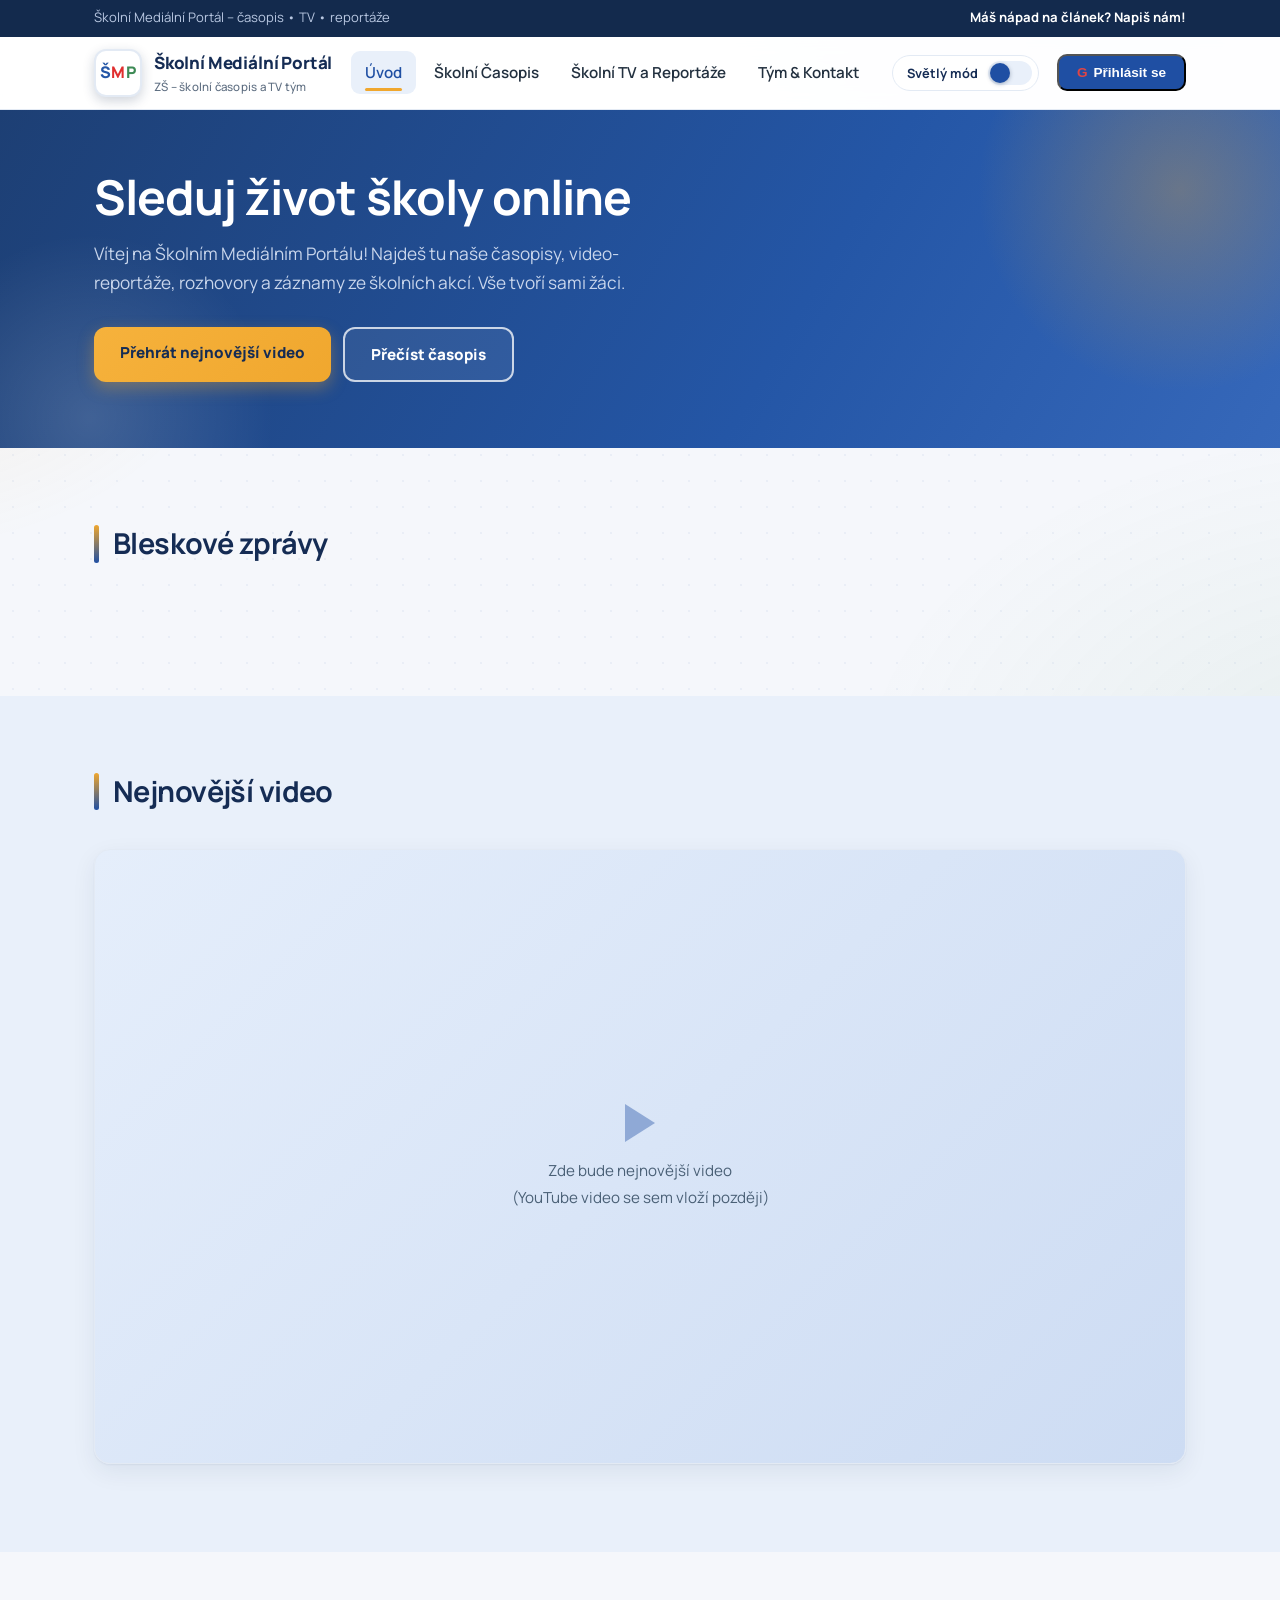
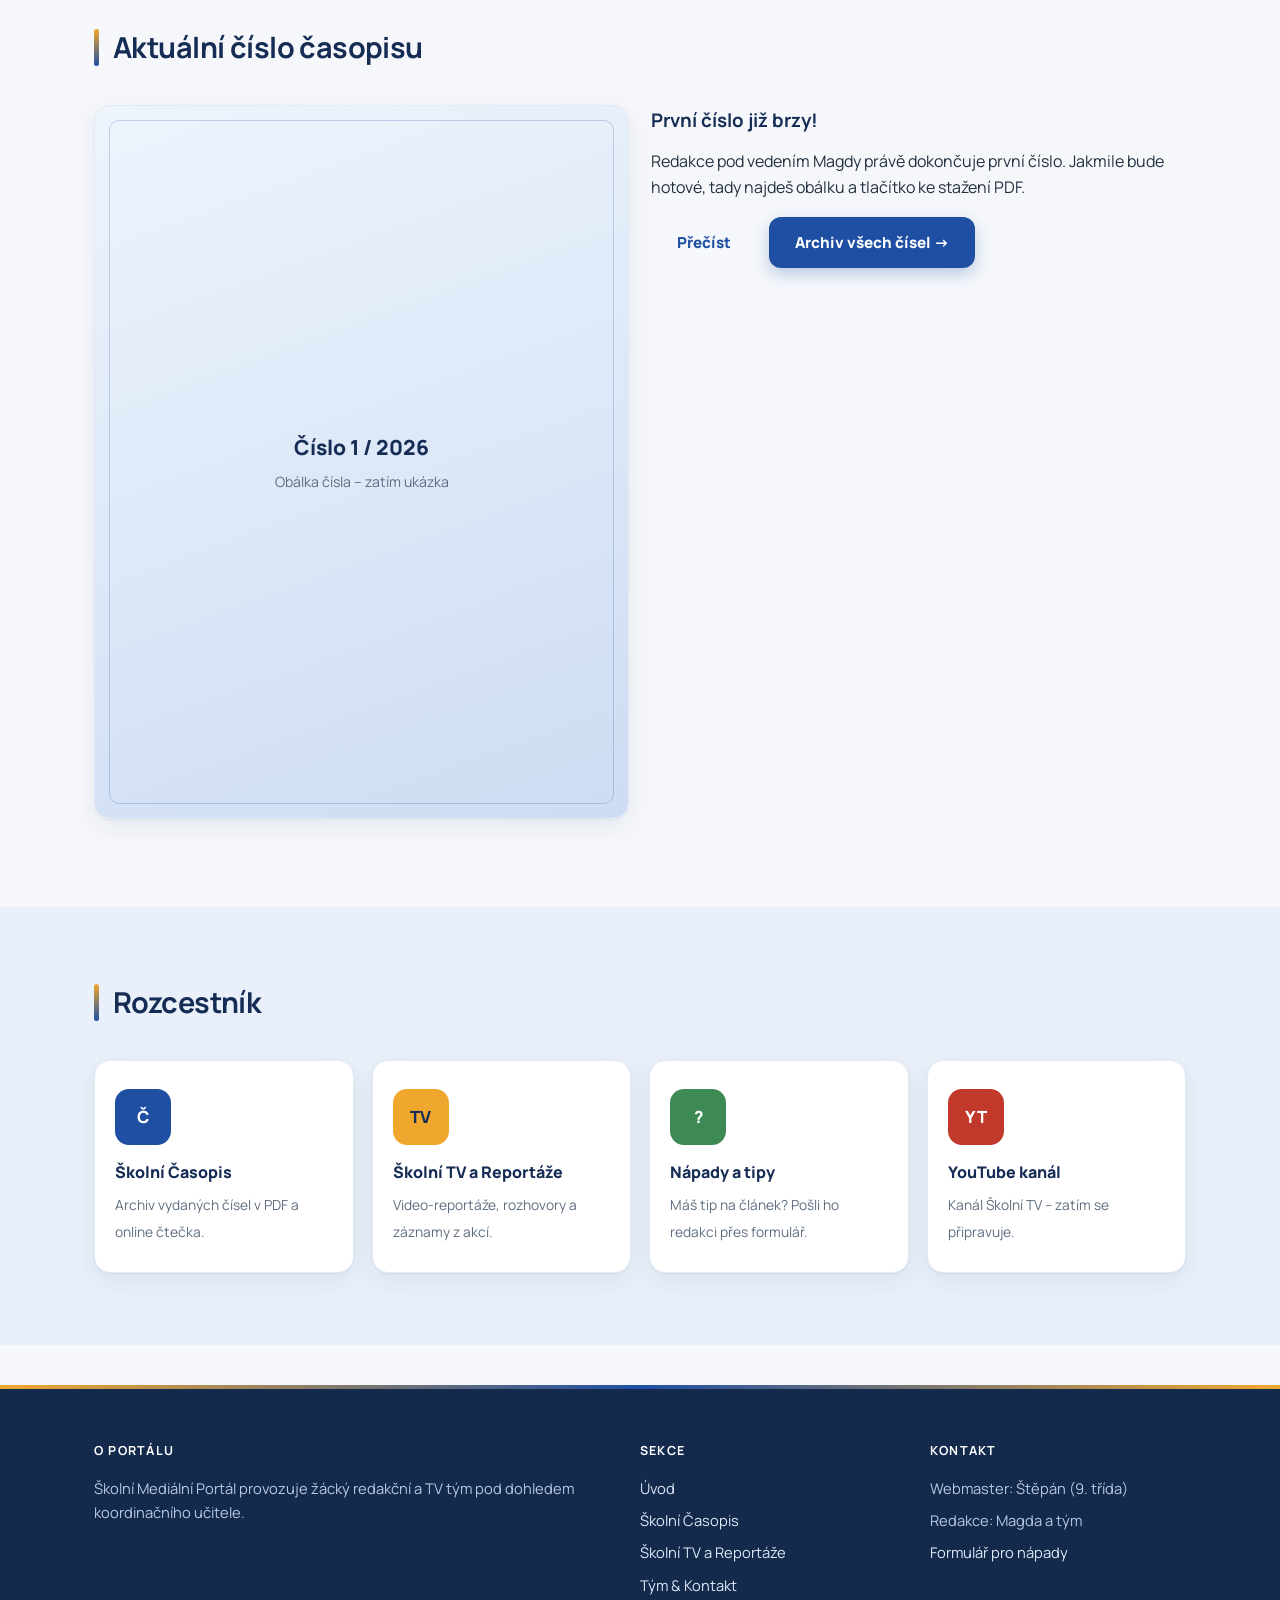
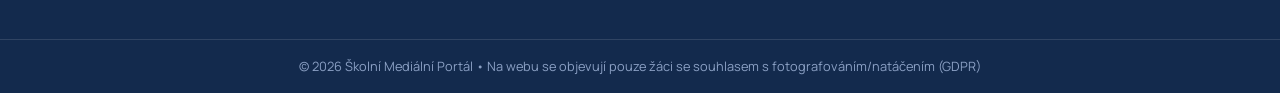
<file: index.html>
<!DOCTYPE html>
<html lang="cs">
<head>
  <meta charset="utf-8">
  <meta name="viewport" content="width=device-width, initial-scale=1">
  <title>Úvod – Školní Mediální Portál</title>
  <link rel="preconnect" href="https://fonts.googleapis.com">
  <link rel="preconnect" href="https://fonts.gstatic.com" crossorigin>
  <link href="https://fonts.googleapis.com/css2?family=Manrope:wght@400;600;700;800&display=swap" rel="stylesheet">
  <link rel="stylesheet" href="css/styl.css?v=7">
  <script src="js/tema.js"></script>
</head>
<body>

  <!-- Horní lišta -->
  <div class="topbar">
    <div class="container">
      <span> Školní Mediální Portál – časopis • TV • reportáže</span>
      <a href="tym-kontakt.html"> Máš nápad na článek? Napiš nám!</a>
    </div>
  </div>

  <!-- Hlavička s menu -->
  <header>
    <div class="hlavicka">
      <a class="logo" href="index.html">
        <span class="logo-znak"><span class="logo-pisma">ŠMP</span></span>
        <span>Školní Mediální Portál<small>ZŠ – školní časopis a TV tým</small></span>
      </a>
      <button class="hamburger" aria-label="Menu"></button>
      <nav>
        <ul>
          <li><a href="index.html" class="aktivni">Úvod</a></li>
          <li><a href="casopis.html">Školní Časopis</a></li>
          <li><a href="tv-reportaze.html">Školní TV a Reportáže</a></li>
          <li><a href="tym-kontakt.html">Tým &amp; Kontakt</a></li>
        </ul>
      </nav>
      <button id="tema-tlacitko" class="prepinac-tema" type="button" aria-label="Přepnout tmavý režim"><span class="prepinac-tema-text">Světlý mód</span><span class="prepinac-tema-kolejko"><span class="prepinac-tema-koule"></span></span></button>
      <div id="uzivatel-box" class="uzivatel-box"></div>
    </div>
  </header>

  <!-- Hero panel -->
  <div class="hero">
    <div class="container">
      <h1>Sleduj život školy online </h1>
      <p>Vítej na Školním Mediálním Portálu! Najdeš tu naše časopisy, video-reportáže,
         rozhovory a záznamy ze školních akcí. Vše tvoří sami žáci.</p>
      <div class="tlacitka">
        <a class="tlacitko tlacitko-hlavni" href="#nejnovejsi-video"> Přehrát nejnovější video</a>
        <a class="tlacitko tlacitko-ram" href="casopis.html">Přečíst časopis</a>
      </div>
    </div>
  </div>

  <!-- BLESKOVÉ ZPRÁVY – nový článek = zkopírovat jeden <div class="karta zprava"> blok -->
  <section>
    <div class="container">
      <h2> Bleskové zprávy</h2>
      <div id="zpravy-list" class="mrizka mrizka-3" style="margin-bottom:22px"></div>

    </div>
  </section>

  <!-- NEJNOVĚJŠÍ VIDEO – plní se samo z tabulky (nejnovější video) -->
  <section class="svetle-modra" id="nejnovejsi-video">
    <div class="container">
      <h2> Nejnovější video</h2>
      <div class="upozorneni redaktorska">
        <strong>Pro redaktory:</strong> tohle místo se vyplní samo z tabulky –
        přidej řádek s <code>typ = video</code> a odkazem na YouTube video.
        Postup: <a href="navody.html#tabulka"><strong>Návod</strong></a>.
      </div>
      <div class="pridat-panel"></div>

      <div id="video-list"></div>
      <div id="video-zaloha">
      <!-- ===== ZÁLOHA – zobrazí se, dokud tabulka nebude obsahovat video ===== -->
      <div class="video">
        <div class="video-fallback">
          
          <span>Zde bude nejnovější video</span>
          <span>(YouTube video se sem vloží později)</span>
        </div>
      </div>
      </div>
      <!-- ===== KONEC MÍSTA PRO VIDEO ===== -->

    </div>
  </section>

  <!-- AKTUÁLNÍ ČÍSLO ČASOPISU -->
  <section>
    <div class="container">
      <h2> Aktuální číslo časopisu</h2>
      <div class="mrizka mrizka-2">
        <div>
          <!-- Titulní strana: když bude PDF, vlož místo emoji obrázek <img src="..."> -->
          <div class="obalka">
            
            <span class="cislo">Číslo 1 / 2026</span>
            <span class="rok">Obálka čísla – zatím ukázka</span>
          </div>
        </div>
        <div>
          <h3 style="color:var(--modra-tmava);margin-bottom:12px">První číslo již brzy!</h3>
          <p style="margin-bottom:16px">Redakce pod vedením Magdy právě dokončuje první číslo.
             Jakmile bude hotové, tady najdeš obálku a tlačítko ke stažení PDF.</p>
          <div class="tlacitka" style="justify-content:flex-start">
            <a class="tlacitko tlacitko-zeleny" href="ctecka.html"> Přečíst</a>
            <a class="tlacitko tlacitko-drugi" href="casopis.html">Archiv všech čísel →</a>
            <!-- Po vydání sem dej: <a class="tlacitko tlacitko-hlavni" href="ODKAZ-NA-PDF" download> Stáhnout PDF</a> -->
          </div>
        </div>
      </div>
    </div>
  </section>

  <!-- ROZCESTNÍK (dlaždice jako na zssteti-skolni.cz) -->
  <section class="svetle-modra">
    <div class="container">
      <h2> Rozcestník</h2>
      <div class="dlazdice">
        <a href="casopis.html">
          <span class="ikona-polozka">Č</span>
          <span class="nazev">Školní Časopis</span>
          <span class="popis">Archiv vydaných čísel v PDF a online čtečka.</span>
        </a>
        <a href="tv-reportaze.html">
          <span class="ikona-polozka">TV</span>
          <span class="nazev">Školní TV a Reportáže</span>
          <span class="popis">Video-reportáže, rozhovory a záznamy z akcí.</span>
        </a>
        <a href="tym-kontakt.html">
          <span class="ikona-polozka">?</span>
          <span class="nazev">Nápady a tipy</span>
          <span class="popis">Máš tip na článek? Pošli ho redakci přes formulář.</span>
        </a>
        <a href="#" title="Odkaz na Školní YouTube kanál doplníme později">
          <span class="ikona-polozka">YT</span>
          <span class="nazev">YouTube kanál</span>
          <span class="popis">Kanál Školní TV – zatím se připravuje.</span>
        </a>
      </div>
    </div>
  </section>

  <!-- Patička -->
  <footer>
    <div class="paticka">
      <div>
        <h3>O portálu</h3>
        <p style="font-size:.92rem">Školní Mediální Portál provozuje žácký redakční a TV tým
           pod dohledem koordinačního učitele.</p>
      </div>
      <div>
        <h3>Sekce</h3>
        <ul>
          <li><a href="index.html">Úvod</a></li>
          <li><a href="casopis.html">Školní Časopis</a></li>
          <li><a href="tv-reportaze.html">Školní TV a Reportáže</a></li>
          <li><a href="tym-kontakt.html">Tým &amp; Kontakt</a></li>
        </ul>
      </div>
      <div>
        <h3>Kontakt</h3>
        <ul>
          <li> Webmaster: Štěpán (9. třída)</li>
          <li> Redakce: Magda a tým</li>
          <li> <a href="tym-kontakt.html">Formulář pro nápady</a></li>
        </ul>
      </div>
    </div>
    <div class="autorska">
      © 2026 Školní Mediální Portál • Na webu se objevují pouze žáci se souhlasem
      s fotografováním/natáčením (GDPR)
    </div>
  </footer>

  <script src="js/auth.js?v=3"></script>
  <script src="js/menu.js"></script>
  <script src="js/obsah.js?v=8"></script>
</body>
</html>
</file>
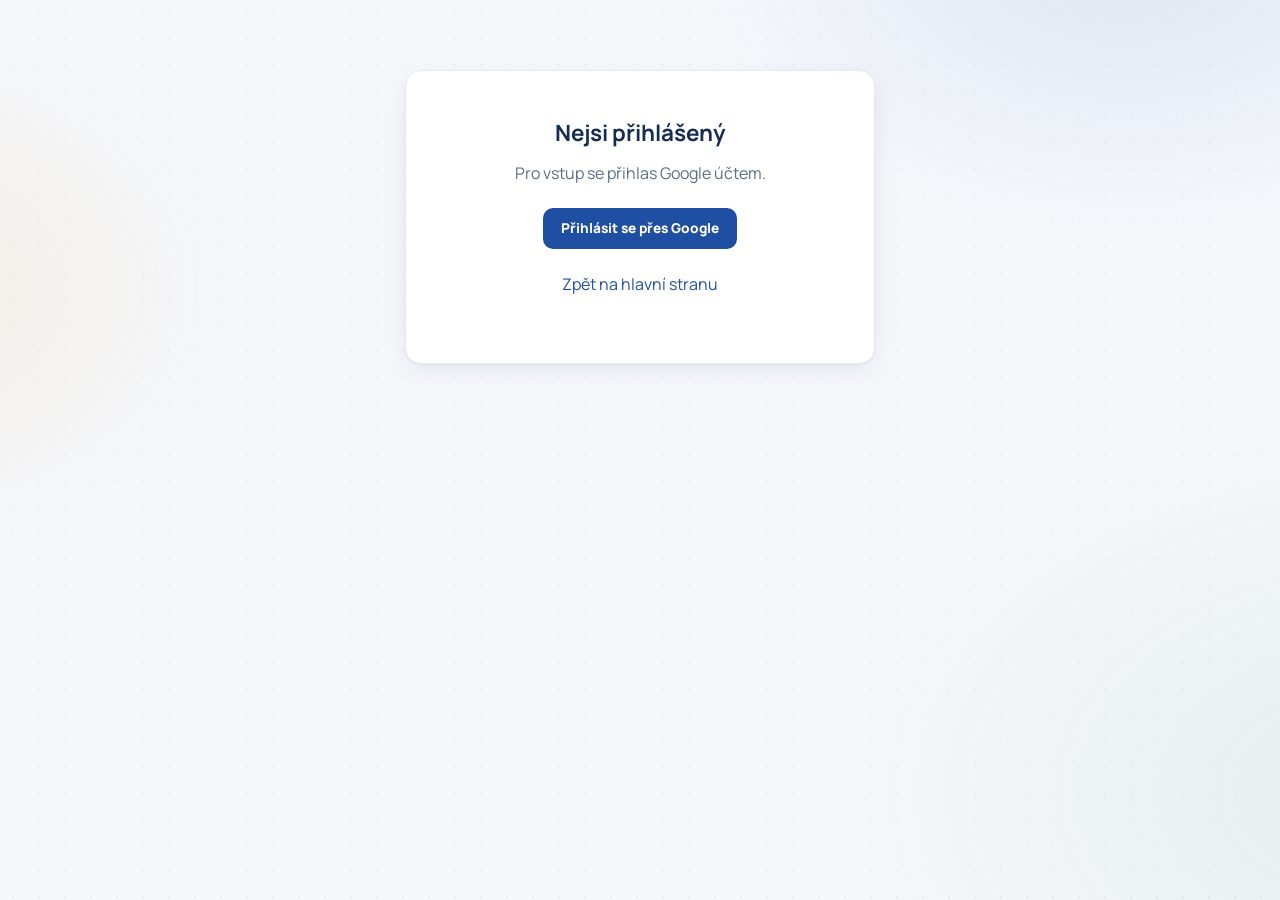
<file: admin.html>
<!DOCTYPE html>
<html lang="cs">
<head>
  <meta charset="utf-8">
  <meta name="viewport" content="width=device-width, initial-scale=1">
  <title>Správa rolí – Školní Mediální Portál</title>
  <link rel="preconnect" href="https://fonts.googleapis.com">
  <link rel="preconnect" href="https://fonts.gstatic.com" crossorigin>
  <link href="https://fonts.googleapis.com/css2?family=Manrope:wght@400;600;700;800&display=swap" rel="stylesheet">
  <link rel="stylesheet" href="css/styl.css?v=7">
  <script src="js/tema.js"></script>
</head>
<body data-pristup="admin">

  <div class="topbar">
    <div class="container">
      <span>Školní Mediální Portál – časopis • TV • reportáže</span>
      <a href="tym-kontakt.html">Máš nápad na článek? Napiš nám!</a>
    </div>
  </div>

  <header>
    <div class="hlavicka">
      <a class="logo" href="index.html">
        <span class="logo-znak"><span class="logo-pisma">ŠMP</span></span>
        <span>Školní Mediální Portál<small>ZŠ – školní časopis a TV tým</small></span>
      </a>
      <button class="hamburger" aria-label="Menu"></button>
      <nav>
        <ul>
          <li><a href="index.html">Úvod</a></li>
          <li><a href="casopis.html">Školní Časopis</a></li>
          <li><a href="tv-reportaze.html">Školní TV a Reportáže</a></li>
          <li><a href="tym-kontakt.html">Tým a Kontakt</a></li>
        </ul>
      </nav>
      <button id="tema-tlacitko" class="prepinac-tema" type="button" aria-label="Přepnout tmavý režim"><span class="prepinac-tema-text">Světlý mód</span><span class="prepinac-tema-kolejko"><span class="prepinac-tema-koule"></span></span></button>
      <div id="uzivatel-box" class="uzivatel-box"></div>
    </div>
  </header>

  <section>
    <div class="container">
      <h2>Správa rolí</h2>
      <p style="margin-bottom:20px">Tady přiřazuješ lidem role. <strong>Redaktor</strong> vidí oranžové zprávy a
         návody, <strong>ADMIN</strong> umí všechno. Role se ukládají do listu „Role“ ve tvé tabulce.</p>

      <div id="admin-obsah" style="display:none">
        <div class="karta pridat-panel-karta" style="margin-bottom:22px">
          <h3 style="margin-top:0;margin-bottom:6px">Přidat / aktualizovat člověka</h3>
          <div class="mrizka-form">
            <div><label>E-mail (Google účet)</label><input id="spr-email" type="email"></div>
            <div><label>Jméno</label><input id="spr-jmeno"></div>
            <div><label>Role</label><select id="spr-role"><option value="redaktor">redaktor</option><option value="admin">admin</option></select></div>
          </div>
          <button type="button" class="tlacitko tlacitko-zeleny" id="spr-ulozit">Uložit do tabulky</button>
          <div class="upr-hlaseni" id="spr-hlaseni"></div>
        </div>

        <div class="tabulka-wrap">
          <table class="tabulka">
            <thead><tr><th>Jméno</th><th>E-mail</th><th>Role</th><th>Akce</th></tr></thead>
            <tbody id="radky-rol"></tbody>
          </table>
        </div>

        <p style="font-size:.85rem;color:var(--sedivo);margin-top:14px">
          Poznámka: nový člověk se musí jednou přihlásit přes Google (tlačítko v hlavičce),
          pak mu role funguje. Trvalý admin z konfigurace se nedá odebrat.
        </p>
      </div>
    </div>
  </section>

  <footer>
    <div class="paticka">
      <div>
        <h3>O portálu</h3>
        <p style="font-size:.92rem">Školní Mediální Portál provozuje žácký redakční a TV tým
           pod dohledem koordinačního učitele.</p>
      </div>
      <div>
        <h3>Sekce</h3>
        <ul>
          <li><a href="index.html">Úvod</a></li>
          <li><a href="casopis.html">Školní Časopis</a></li>
          <li><a href="tv-reportaze.html">Školní TV a Reportáže</a></li>
          <li><a href="tym-kontakt.html">Tým a Kontakt</a></li>
        </ul>
      </div>
      <div>
        <h3>Kontakt</h3>
        <ul>
          <li>Webmaster: Štěpán (9. třída)</li>
          <li>Redakce: Magda a tým</li>
          <li><a href="tym-kontakt.html">Formulář pro nápady</a></li>
        </ul>
      </div>
    </div>
    <div class="autorska">
      © 2026 Školní Mediální Portál • Na webu se objevují pouze žáci se souhlasem
      s fotografováním/natáčením (GDPR)
    </div>
  </footer>

  <script src="js/auth.js?v=3"></script>
  <script src="js/menu.js"></script>
  <script src="js/obsah.js?v=8"></script>
  <script>
    document.addEventListener('smp-role', function (e) {
      var u = e.detail;
      if (u && u.role === 'admin') {
        document.getElementById('admin-obsah').style.display = 'block';
        vykresli();
      }
    });

    function roleNazevRole(r) {
      return { admin: 'ADMIN', redaktor: 'Redaktor' }[r] || r;
    }

    function vykresli() {
      var tbody = document.getElementById('radky-rol');
      tbody.innerHTML = '';
      Auth.lidiSeznam().forEach(function (clovek) {
        var tr = document.createElement('tr');
        var trvaly = Auth.jeAdminEmail(clovek.email);
        var akce = '<div class="akce-bunky">';
        if (!trvaly) {
          if (clovek.role !== 'redaktor') akce += '<button class="btn-redaktor" data-email="' + clovek.email + '" data-jmeno="' + clovek.jmeno + '" data-role="redaktor">Redaktor</button>';
          if (clovek.role !== 'admin') akce += '<button class="btn-admin" data-email="' + clovek.email + '" data-jmeno="' + clovek.jmeno + '" data-role="admin">ADMIN</button>';
          akce += '<button class="btn-smazat" data-odebrat="' + clovek.email + '">Odebrat</button>';
        } else {
          akce += '<span style="color:var(--sedivo);font-size:.8rem">trvalý admin (konfigurace)</span>';
        }
        akce += '</div>';
        tr.innerHTML =
          '<td><strong>' + clovek.jmeno + '</strong></td>' +
          '<td>' + clovek.email + '</td>' +
          '<td><span class="odznak odznak-' + clovek.role + '">' + roleNazevRole(clovek.role) + '</span></td>' +
          '<td>' + akce + '</td>';
        tbody.appendChild(tr);
      });
      tbody.querySelectorAll('button[data-email]').forEach(function (b) {
        b.addEventListener('click', function () {
          uloz(b.getAttribute('data-email'), b.getAttribute('data-jmeno'), b.getAttribute('data-role'));
        });
      });
      tbody.querySelectorAll('button[data-odebrat]').forEach(function (b) {
        b.addEventListener('click', function () {
          if (confirm('Odebrat ' + b.getAttribute('data-odebrat') + ' z rolí?')) {
            uloz(b.getAttribute('data-odebrat'), '', '');
          }
        });
      });
    }

    function uloz(email, jmeno, role) {
      var hlaseni = document.getElementById('spr-hlaseni');
      hlaseni.className = 'upr-hlaseni';
      hlaseni.textContent = 'Ukládám…';
      Auth.ziskejToken(function (token) {
        if (!token) {
          hlaseni.className = 'upr-hlaseni hlaseni-chyba';
          hlaseni.textContent = 'Nepodařilo se přihlásit Googlem.';
          return;
        }
        var zaklad = 'https://sheets.googleapis.com/v4/spreadsheets/' + TABULKA_ID + '/values/Role!A:C';
        fetch(zaklad, { headers: { 'Authorization': 'Bearer ' + token } })
          .then(function (r) { return r.json(); })
          .then(function (data) {
            var radky = data.values || [];
            var idx = -1;
            for (var i = 1; i < radky.length; i++) {
              if (((radky[i][0] || '').trim().toLowerCase()) === email.toLowerCase()) { idx = i; break; }
            }
            if (role === '') {
              if (idx === -1) return true;
              return fetch(zaklad + (idx + 1) + ':C' + (idx + 1) + ':clear', { method: 'POST', headers: { 'Authorization': 'Bearer ' + token } }).then(function (r) { return r.ok; });
            }
            var hodnoty = [[email, jmeno, role]];
            if (idx === -1) {
              return fetch(zaklad + ':append?valueInputOption=USER_ENTERED&insertDataOption=INSERT_ROWS', {
                method: 'POST',
                headers: { 'Authorization': 'Bearer ' + token, 'Content-Type': 'application/json' },
                body: JSON.stringify({ values: hodnoty })
              }).then(function (r) { return r.ok; });
            }
            var cislo = idx + 1;
            return fetch(zaklad + cislo + ':C' + cislo + '?valueInputOption=USER_ENTERED', {
              method: 'PUT',
              headers: { 'Authorization': 'Bearer ' + token, 'Content-Type': 'application/json' },
              body: JSON.stringify({ values: hodnoty })
            }).then(function (r) { return r.ok; });
          })
          .catch(function () { return false; })
          .then(function (ok) {
            if (ok) {
              hlaseni.className = 'upr-hlaseni hlaseni-ok';
              hlaseni.textContent = 'Uloženo.';
              Auth.nactiRole(function () { vykresli(); });
            } else {
              hlaseni.className = 'upr-hlaseni hlaseni-chyba';
              hlaseni.textContent = 'Uložení se nepovedlo. Zkontroluj, že v tabulce existuje list „Role“ (email | jmeno | role) a že tvůj účet má právo editovat.';
            }
          });
      });
    }

    document.getElementById('spr-ulozit').addEventListener('click', function () {
      var email = document.getElementById('spr-email').value.trim();
      var jmeno = document.getElementById('spr-jmeno').value.trim();
      var role = document.getElementById('spr-role').value;
      if (!email || email.indexOf('@') === -1) {
        alert('Zadej platný e-mail.');
        return;
      }
      uloz(email, jmeno || email, role);
    });
  </script>
</body>
</html>
</file>
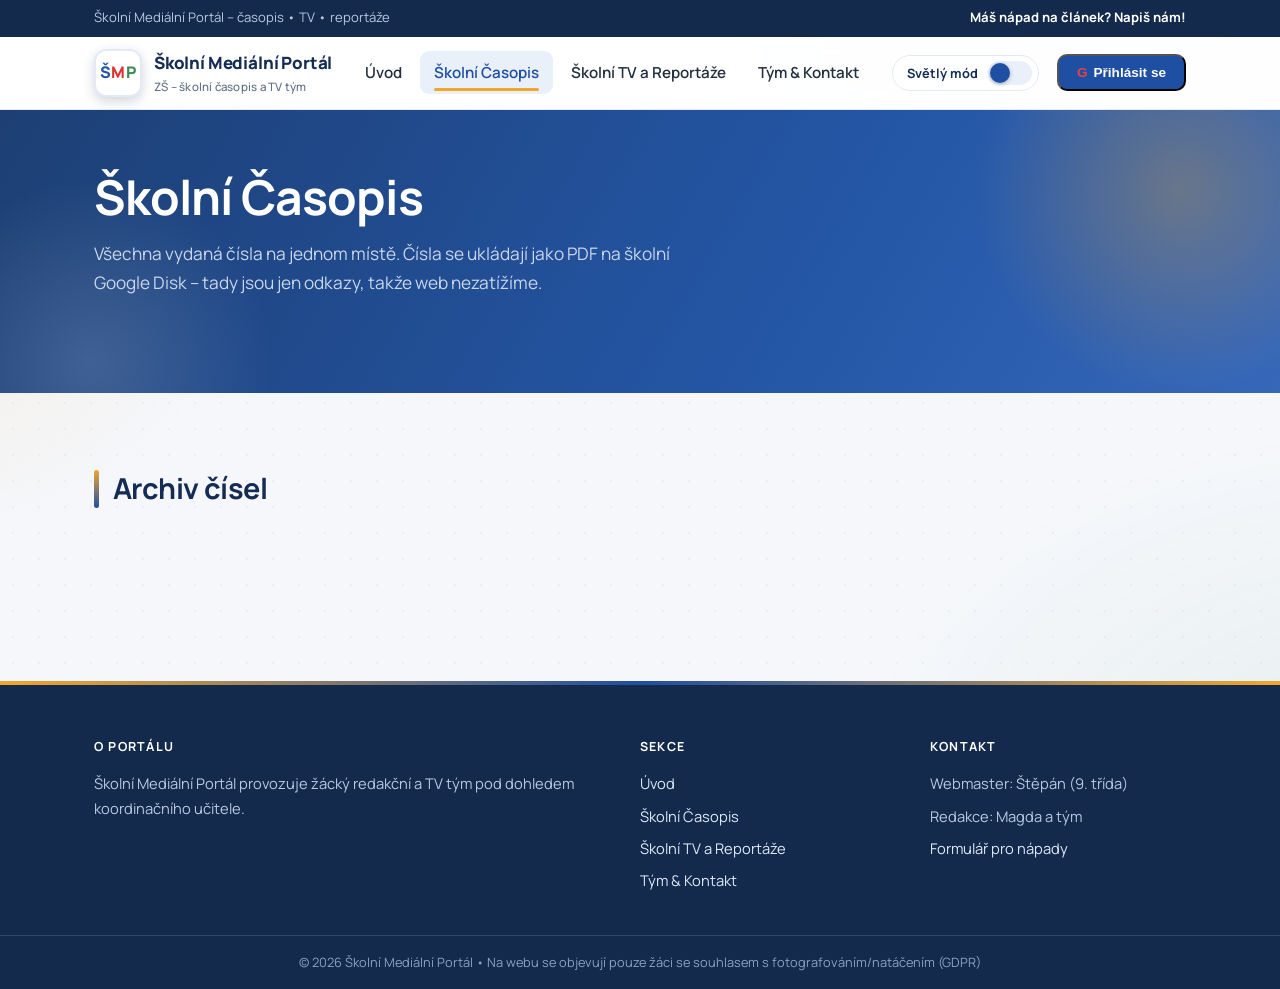
<file: casopis.html>
<!DOCTYPE html>
<html lang="cs">

<head>
  <meta charset="utf-8">
  <meta name="viewport" content="width=device-width, initial-scale=1">
  <title>Školní Časopis – Školní Mediální Portál</title>
  <link rel="preconnect" href="https://fonts.googleapis.com">
  <link rel="preconnect" href="https://fonts.gstatic.com" crossorigin>
  <link href="https://fonts.googleapis.com/css2?family=Manrope:wght@400;600;700;800&display=swap" rel="stylesheet">
  <link rel="stylesheet" href="css/styl.css?v=7">
  <script src="js/tema.js"></script>
</head>

<body>

  <div class="topbar">
    <div class="container">
      <span> Školní Mediální Portál – časopis • TV • reportáže</span>
      <a href="tym-kontakt.html"> Máš nápad na článek? Napiš nám!</a>
    </div>
  </div>

  <header>
    <div class="hlavicka">
      <a class="logo" href="index.html">
        <span class="logo-znak"><span class="logo-pisma">ŠMP</span></span>
        <span>Školní Mediální Portál<small>ZŠ – školní časopis a TV tým</small></span>
      </a>
      <button class="hamburger" aria-label="Menu"></button>
      <nav>
        <ul>
          <li><a href="index.html">Úvod</a></li>
          <li><a href="casopis.html" class="aktivni">Školní Časopis</a></li>
          <li><a href="tv-reportaze.html">Školní TV a Reportáže</a></li>
          <li><a href="tym-kontakt.html">Tým &amp; Kontakt</a></li>
        </ul>
      </nav>
      <button id="tema-tlacitko" class="prepinac-tema" type="button" aria-label="Přepnout tmavý režim"><span class="prepinac-tema-text">Světlý mód</span><span class="prepinac-tema-kolejko"><span class="prepinac-tema-koule"></span></span></button>
      <div id="uzivatel-box" class="uzivatel-box"></div>
    </div>
  </header>

  <div class="hero">
    <div class="container">
      <h1>Školní Časopis </h1>
      <p>Všechna vydaná čísla na jednom místě. Čísla se ukládají jako PDF na školní
        Google Disk – tady jsou jen odkazy, takže web nezatížíme.</p>
    </div>
  </div>

  <!-- ARCHIV ČÍSEL – nové číslo = zkopírovat jeden <div class="karta"> blok a přepsat údaje -->
  <section>
    <div class="container">
      <h2> Archiv čísel</h2>
      <div class="upozorneni redaktorska">
        <strong>Pro redakci:</strong> nové číslo = jeden řádek v tabulce
        (<code>typ = casopis</code>, do odkazu adresu PDF z Disku).
        Postup: <a href="navody.html#tabulka"><strong>Návod</strong></a>.
      </div>
      <div class="pridat-panel"></div>

      <div id="cisla-list" class="mrizka mrizka-3" style="margin-bottom:22px"></div>

    </div>
  </section>

  <footer>
    <div class="paticka">
      <div>
        <h3>O portálu</h3>
        <p style="font-size:.92rem">Školní Mediální Portál provozuje žácký redakční a TV tým
          pod dohledem koordinačního učitele.</p>
      </div>
      <div>
        <h3>Sekce</h3>
        <ul>
          <li><a href="index.html">Úvod</a></li>
          <li><a href="casopis.html">Školní Časopis</a></li>
          <li><a href="tv-reportaze.html">Školní TV a Reportáže</a></li>
          <li><a href="tym-kontakt.html">Tým &amp; Kontakt</a></li>
        </ul>
      </div>
      <div>
        <h3>Kontakt</h3>
        <ul>
          <li> Webmaster: Štěpán (9. třída)</li>
          <li> Redakce: Magda a tým</li>
          <li> <a href="tym-kontakt.html">Formulář pro nápady</a></li>
        </ul>
      </div>
    </div>
    <div class="autorska">
      © 2026 Školní Mediální Portál • Na webu se objevují pouze žáci se souhlasem
      s fotografováním/natáčením (GDPR)
    </div>
  </footer>

  <script src="js/auth.js?v=3"></script>
  <script src="js/menu.js"></script>
  <script src="js/obsah.js?v=8"></script>
</body>

</html>
</file>
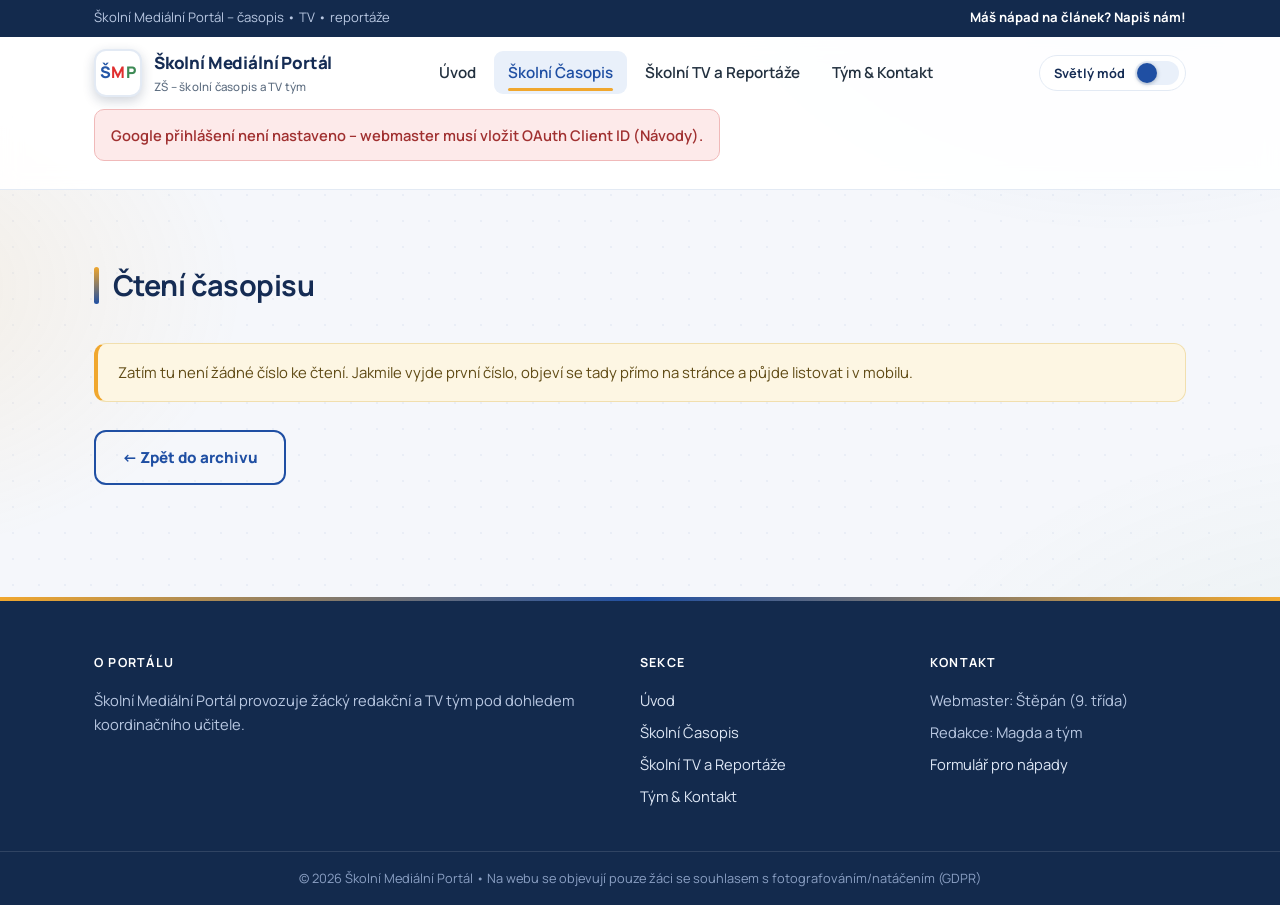
<file: ctecka.html>
<!DOCTYPE html>
<html lang="cs">
<head>
  <meta charset="utf-8">
  <meta name="viewport" content="width=device-width, initial-scale=1">
  <title>Čtení PDF – Školní Mediální Portál</title>
  <link rel="preconnect" href="https://fonts.googleapis.com">
  <link rel="preconnect" href="https://fonts.gstatic.com" crossorigin>
  <link href="https://fonts.googleapis.com/css2?family=Manrope:wght@400;600;700;800&display=swap" rel="stylesheet">
  <link rel="stylesheet" href="css/styl.css?v=7">
  <script src="js/tema.js"></script>
</head>
<body>

  <div class="topbar">
    <div class="container">
      <span> Školní Mediální Portál – časopis • TV • reportáže</span>
      <a href="tym-kontakt.html"> Máš nápad na článek? Napiš nám!</a>
    </div>
  </div>

  <header>
    <div class="hlavicka">
      <a class="logo" href="index.html">
        <span class="logo-znak"><span class="logo-pisma">ŠMP</span></span>
        <span>Školní Mediální Portál<small>ZŠ – školní časopis a TV tým</small></span>
      </a>
      <button class="hamburger" aria-label="Menu"></button>
      <nav>
        <ul>
          <li><a href="index.html">Úvod</a></li>
          <li><a href="casopis.html" class="aktivni">Školní Časopis</a></li>
          <li><a href="tv-reportaze.html">Školní TV a Reportáže</a></li>
          <li><a href="tym-kontakt.html">Tým &amp; Kontakt</a></li>
        </ul>
      </nav>
      <button id="tema-tlacitko" class="prepinac-tema" type="button" aria-label="Přepnout tmavý režim"><span class="prepinac-tema-text">Světlý mód</span><span class="prepinac-tema-kolejko"><span class="prepinac-tema-koule"></span></span></button>
      <div id="uzivatel-box" class="uzivatel-box"></div>
    </div>
  </header>

  <section>
    <div class="container">
      <h2 id="ctecka-nadpis"> Čtení časopisu</h2>

      <!-- Stav: žádné PDF v odkazu -->
      <div id="pdf-prazdny" class="upozorneni" style="display:none">
         Zatím tu není žádné číslo ke čtení. Jakmile vyjde první číslo,
        objeví se tady přímo na stránce a půjde listovat i v mobilu.
      </div>

      <!-- Rámec s PDF (prohlížeč ho umí zobrazit a listovat) -->
      <iframe id="pdf-ram" class="ctecka-ram" title="Čtení PDF" style="display:none"></iframe>

      <div class="tlacitka" style="justify-content:flex-start;margin-top:18px">
        <a id="pdf-stahnout" class="tlacitko tlacitko-drugi" href="#" download> Stáhnout PDF</a>
        <a class="tlacitko tlacitko-ram" style="border-color:var(--modra);color:var(--modra)" href="casopis.html">← Zpět do archivu</a>
      </div>
    </div>
  </section>

  <footer>
    <div class="paticka">
      <div>
        <h3>O portálu</h3>
        <p style="font-size:.92rem">Školní Mediální Portál provozuje žácký redakční a TV tým
           pod dohledem koordinačního učitele.</p>
      </div>
      <div>
        <h3>Sekce</h3>
        <ul>
          <li><a href="index.html">Úvod</a></li>
          <li><a href="casopis.html">Školní Časopis</a></li>
          <li><a href="tv-reportaze.html">Školní TV a Reportáže</a></li>
          <li><a href="tym-kontakt.html">Tým &amp; Kontakt</a></li>
        </ul>
      </div>
      <div>
        <h3>Kontakt</h3>
        <ul>
          <li> Webmaster: Štěpán (9. třída)</li>
          <li> Redakce: Magda a tým</li>
          <li> <a href="tym-kontakt.html">Formulář pro nápady</a></li>
        </ul>
      </div>
    </div>
    <div class="autorska">
      © 2026 Školní Mediální Portál • Na webu se objevují pouze žáci se souhlasem
      s fotografováním/natáčením (GDPR)
    </div>
  </footer>

  <script src="js/auth.js?v=3"></script>
  <script src="js/menu.js"></script>
  <script>
    // Čtečka otevře PDF z odkazu: ctecka.html?pdf=ODKAZ-NA-PDF
    var pdf = new URLSearchParams(location.search).get('pdf');
    var ram = document.getElementById('pdf-ram');
    var prazdny = document.getElementById('pdf-prazdny');
    var stahnout = document.getElementById('pdf-stahnout');

    if (pdf) {
      ram.src = pdf;
      ram.style.display = 'block';
      prazdny.style.display = 'none';
      stahnout.href = pdf;
    } else {
      prazdny.style.display = 'block';
      stahnout.style.display = 'none';
    }
  </script>
</body>
</html>
</file>
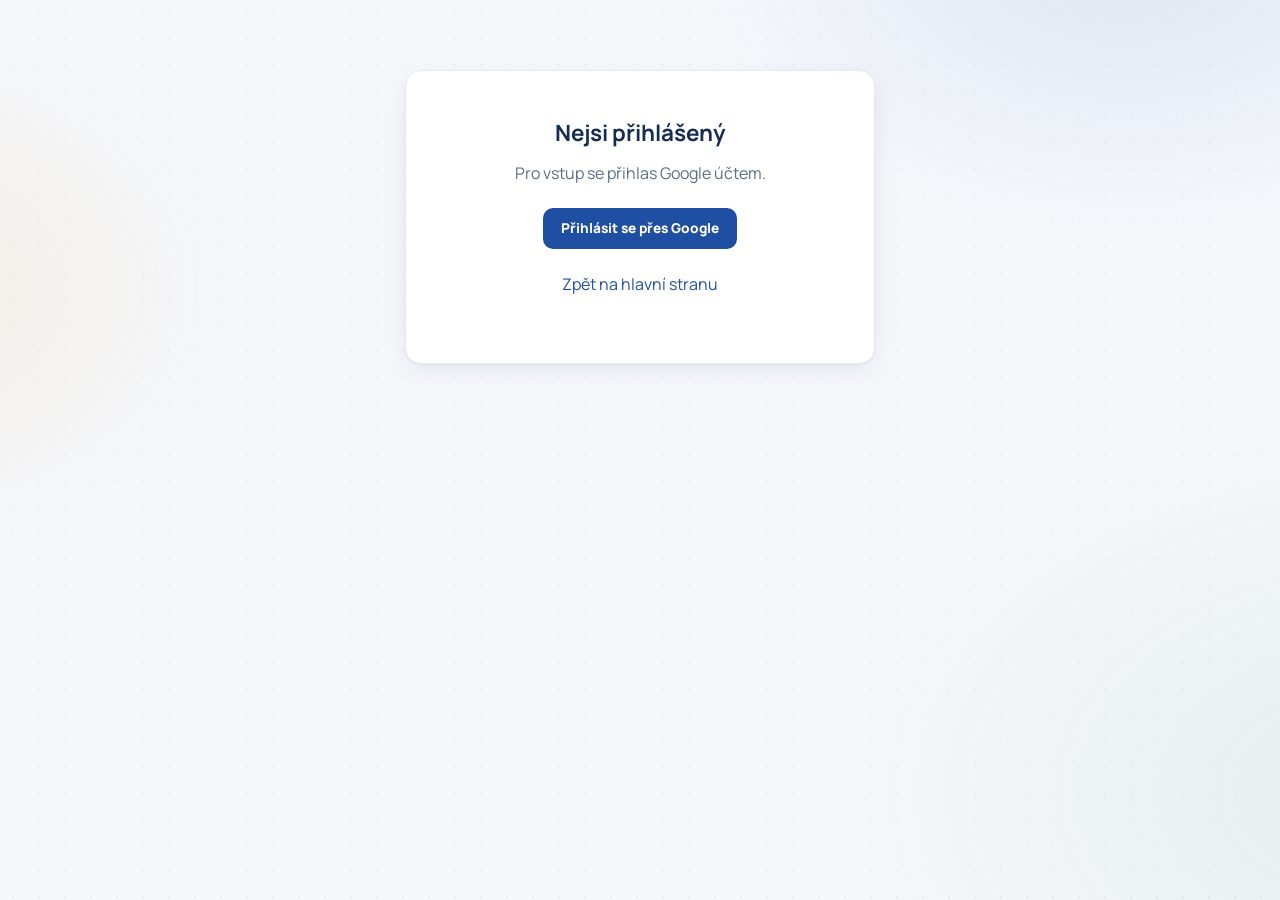
<file: navody.html>
<!DOCTYPE html>
<html lang="cs">
<head>
  <meta charset="utf-8">
  <meta name="viewport" content="width=device-width, initial-scale=1">
  <title>Redaktorské návody – Školní Mediální Portál</title>
  <link rel="preconnect" href="https://fonts.googleapis.com">
  <link rel="preconnect" href="https://fonts.gstatic.com" crossorigin>
  <link href="https://fonts.googleapis.com/css2?family=Manrope:wght@400;600;700;800&display=swap" rel="stylesheet">
  <link rel="stylesheet" href="css/styl.css?v=7">
  <script src="js/tema.js"></script>
</head>
<body data-pristup="tym">

  <div class="topbar">
    <div class="container">
      <span> Školní Mediální Portál – časopis • TV • reportáže</span>
      <a href="tym-kontakt.html"> Máš nápad na článek? Napiš nám!</a>
    </div>
  </div>

  <header>
    <div class="hlavicka">
      <a class="logo" href="index.html">
        <span class="logo-znak"><span class="logo-pisma">ŠMP</span></span>
        <span>Školní Mediální Portál<small>ZŠ – školní časopis a TV tým</small></span>
      </a>
      <button class="hamburger" aria-label="Menu"></button>
      <nav>
        <ul>
          <li><a href="index.html">Úvod</a></li>
          <li><a href="casopis.html">Školní Časopis</a></li>
          <li><a href="tv-reportaze.html">Školní TV a Reportáže</a></li>
          <li><a href="tym-kontakt.html">Tým &amp; Kontakt</a></li>
        </ul>
      </nav>
      <button id="tema-tlacitko" class="prepinac-tema" type="button" aria-label="Přepnout tmavý režim"><span class="prepinac-tema-text">Světlý mód</span><span class="prepinac-tema-kolejko"><span class="prepinac-tema-koule"></span></span></button>
      <div id="uzivatel-box" class="uzivatel-box"></div>
    </div>
  </header>

  <div class="hero" style="padding:40px 0">
    <div class="container">
      <h1>Redaktorské návody </h1>
      <p>Vše, co tým potřebuje, je přímo tady na webu – nikdo nemusí otevírat žádné složky.<br>
         Stránka je viditelná jen pro redaktory, učitele a webmastera.</p>
    </div>
  </div>

  <section>
    <div class="container">

      <!-- Rychlé odkazy -->
      <div class="rychle-odkazy">
        <a href="#tabulka">Přidávání z mobilu</a>
        <a href="#google">Google ukládání</a>
        <a href="#pdf">PDF časopisu</a>
        <a href="#formular">Formulář</a>
      </div>

      <div class="navod-sekce" id="tabulka">
        <h2>Jak přidávat obsah z mobilu (Google Tabulky)</h2>
        <p><strong>1. řádek – názvy sloupců:</strong> každá buňka musí obsahovat slovo <code>datum</code>, <code>typ</code>, <code>nadpis</code>, <code>text</code>, <code>odkaz</code> – za něj můžeš rovnou napsat i vysvětlivku pro redaktory (např. „datum př. 1.1.2026“). Vzorový řádek níže se na web nezobrazí.</p>
        <div class="tabulka-wrap" style="margin-top:14px">
          <table class="tabulka">
            <thead><tr><th>datum</th><th>typ</th><th>nadpis</th><th>text</th><th>odkaz</th></tr></thead>
            <tbody>
              <tr>
                <td>1.1.2026<br><em>povinný u zpráv a časopisu<br>(jde i 1. 1. 2026)</em></td>
                <td><strong>zprava</strong> / <strong>video</strong> / <strong>casopis</strong><br><em>povinný – přesně toto slovo</em></td>
                <td>Název zprávy, videa nebo čísla časopisu</td>
                <td>Krátký popis<br><em>nepovinný</em></td>
                <td>Adresa YouTube videa nebo PDF<br><em>nutné u videa a časopisu</em></td>
              </tr>
            </tbody>
          </table>
        </div>
        <p style="margin-top:16px"><strong>Co znamená typ:</strong> určuje, KDE se položka na webu objeví – <code>zprava</code> = Bleskové zprávy na hlavní straně, <code>video</code> = Školní TV a Reportáže (nejnovější video i na hlavní straně), <code>casopis</code> = archiv čísel v časopisu.</p>
        <p><strong>Sdílení tabulky (webmaster):</strong> zelené tlačítko <strong>Sdílet</strong> → Přístup: <strong>Kdokoli s odkazem</strong> (Čtenář). Odkaz na tabulku už má webmaster vložený v souboru <code>js/obsah.js</code> – jakmile je sdílení nastavené, obsah se začne na webu zobrazovat.</p>
        <p><strong>Pak už jen:</strong> řádky přidávej klidně DOLŮ – web si je sám seřadí podle data (nejnovější nahoře). Bez vyplněného data se položka zobrazí na konci. U videa vždy do <code>odkaz</code> dej adresu YouTube videa.</p>
        <p>Nové příspěvky se na webu objeví samy – do zhruba minuty, i bez obnovení stránky. Nejnovější video se samo ukáže na hlavní straně a další nejnovější videa na stránce Školní TV.</p>
        <p><strong>Šikovná pomůcka:</strong> na stránkách je (pro tým) panel <strong>Rychlé přidání obsahu</strong> – vyplníš ho a kliknutím se ti vygenerovaný řádek zkopíruje a otevře se tabulka, kam ho jen vložíš.</p>
        <p style="margin-top:16px"><strong>Jak vložit PDF časopisu:</strong> postup najdeš níže v sekci <a href="#pdf">PDF časopisu</a>.</p>

        <p style="margin-top:16px"><strong>Pozor:</strong> publikovaná tabulka je čitelná pro kohokoli s odkazem – nic soukromého (GDPR!). Tabulku sdílej jen s redakcí.</p>
      </div>

      <div class="navod-sekce" id="google">
        <h2>Google ukládání – publikování a úpravy přímo ze stránky</h2>
        <p>Aby šlo <strong>Publikovat</strong> v panelu i <strong>Upravit</strong> u zpráv ukládat rovnou do tabulky (bez jejího otvírání), musí webmaster jednorázově povolit Google přihlášení:</p>
        <ol>
          <li>Otevři <code>console.cloud.google.com</code> → vytvoř projekt (např. ŠMP web).</li>
          <li>API a služby → Knihovna → najdi a <strong>zapni Google Sheets API</strong>.</li>
          <li>API a služby → Obrazovka pro souhlas OAuth → typ <strong>Externí</strong> → vyplň název aplikace a e-mail. V sekci <strong>Testovací uživatelé</strong> přidej e-maily redaktorů (jen oni se budou moct přihlásit).</li>
          <li>Přihlašovací údaje → Vytvořit přihlašovací údaje → <strong>ID klienta OAuth</strong> → Typ: <strong>Webová aplikace</strong> → do <strong>Autorizované zdroje JavaScriptu</strong> přidej adresy webu: <code>https://projekt-web.onrender.com</code> → Vytvořit → zkopíruj <strong>Client ID</strong> (končí <code>.apps.googleusercontent.com</code>).</li>
          <li>Client ID vlož do <code>OAUTH_CLIENT_ID</code> v souboru <code>js/obsah.js</code> (jediné místo) a pusť novou verzi webu.</li>
        </ol>
        <p style="margin-top:12px"><strong>Jak to pak funguje:</strong> tlačítko <strong>Publikovat</strong> v panelu přidá řádek rovnou do tabulky a <strong>Upravit</strong> u zprávy umožní text přepsat a uložit – vše bez otvírání tabulky. Při prvním uložení Google požádá o přihlášení (školní účtem, který má přístup k tabulce). Když Google ukáže varování o neověřené aplikaci → Pokročilé → Přejít na aplikaci (je to naše).</p>
        <p><strong>Dokud Client ID není vložené:</strong> web funguje jako doposud – použij tlačítko Zkopírovat řádek a otevřít tabulku.</p>
        <p style="margin-top:12px"><strong>Přihlášení přes Google (nové):</strong> tlačítko v hlavičce přihlásí přes Google účet. Role se ukládají do listu <strong>„Role“</strong> ve tabulce (sloupce email | jmeno | role) – admin je přiděluje v sekci <strong>Správa</strong>. Tvůj e-mail je trvalý admin (nastaveno v souboru obsah.js v OAUTH_ADMIN_EMAILS).</p>
      </div>

      <div class="navod-sekce" id="pdf">
        <h2>Jak vložit PDF časopisu</h2>
        <ol>
          <li>Nahraj PDF na <strong>Google Disk</strong> (aplikace Disk je i v mobilu).</li>
          <li>Soubor → Sdílet → přístup <strong>Kdokoli s odkazem</strong> → Kopírovat odkaz.</li>
          <li>V tabulce přidej řádek: <code>datum</code> = datum vydání (1.1.2026), <code>typ</code> = <code>casopis</code>, <code>nadpis</code> = např. Číslo 1 / 2026, <code>odkaz</code> = odkaz z Disku.</li>
          <li>Hotovo – web sám udělá kartu s tlačítky Přečíst (čtečka) a Stáhnout PDF.</li>
        </ol>
        <p style="margin-top:12px">Z běžného odkazu z Disku si web sám vytvoří náhled pro čtečku – nic nemusíš převádět.</p>
      </div>

      <div class="navod-sekce" id="google">
        <h2>Google ukládání – publikování a úpravy přímo ze stránky</h2>
        <p>Aby šlo <strong>Publikovat</strong> v panelu i <strong>Upravit</strong> u zpráv ukládat rovnou do tabulky (bez jejího otvírání), musí webmaster jednorázově povolit Google přihlášení:</p>
        <ol>
          <li>Otevři <code>console.cloud.google.com</code> → vytvoř projekt (např. ŠMP web).</li>
          <li>API a služby → Knihovna → najdi a <strong>zapni Google Sheets API</strong>.</li>
          <li>API a služby → Obrazovka pro souhlas OAuth → typ <strong>Externí</strong> → vyplň název aplikace a e-mail. V sekci <strong>Testovací uživatelé</strong> přidej e-maily redaktorů (jen oni se budou moct přihlásit).</li>
          <li>Přihlašovací údaje → Vytvořit přihlašovací údaje → <strong>ID klienta OAuth</strong> → Typ: <strong>Webová aplikace</strong> → do <strong>Autorizované zdroje JavaScriptu</strong> přidej adresy webu: <code>https://projekt-web.onrender.com</code> → Vytvořit → zkopíruj <strong>Client ID</strong> (končí <code>.apps.googleusercontent.com</code>).</li>
          <li>Client ID vlož do <code>OAUTH_CLIENT_ID</code> v souboru <code>js/obsah.js</code> (jediné místo) a pusť novou verzi webu.</li>
        </ol>
        <p style="margin-top:12px"><strong>Jak to pak funguje:</strong> tlačítko <strong>Publikovat</strong> v panelu přidá řádek rovnou do tabulky a <strong>Upravit</strong> u zprávy umožní text přepsat a uložit – vše bez otvírání tabulky. Při prvním uložení Google požádá o přihlášení (školní účtem, který má přístup k tabulce). Když Google ukáže varování o neověřené aplikaci → Pokročilé → Přejít na aplikaci (je to naše).</p>
        <p><strong>Dokud Client ID není vložené:</strong> web funguje jako doposud – použij tlačítko Zkopírovat řádek a otevřít tabulku.</p>
        <p style="margin-top:12px"><strong>Přihlášení přes Google (nové):</strong> tlačítko v hlavičce přihlásí přes Google účet. Role se ukládají do listu <strong>„Role“</strong> ve tabulce (sloupce email | jmeno | role) – admin je přiděluje v sekci <strong>Správa</strong>. Tvůj e-mail je trvalý admin (nastaveno v souboru obsah.js v OAUTH_ADMIN_EMAILS).</p>
      </div>

      <div class="navod-sekce" id="pdf">
        <h2> Jak vydat NOVÉ ČÍSLO ČASOPISU</h2>
        <ol>
          <li>PDF nahraj do složky <strong>Časopis</strong> na školním Google Disku → pravým tlačítkem → <em>Sdílet</em> → <em>Kdokoli s odkazem</em> → zkopíruj odkaz.</li>
          <li>Otevři <code>casopis.html</code>, zkopíruj celý blok <code>&lt;!-- ===== Číslo ... --&gt;</code> … <code>&lt;!-- ===== KONEC --&gt;</code> a vlož ho <strong>nahoru</strong> do archivu.</li>
          <li>Přepiš číslo, datum a do <code>href="..."</code> u tlačítka vlož odkaz na PDF.</li>
          <li>Tlačítko <em> Přečíst</em> nasměruj na čtečku: <code>ctecka.html?pdf=ODKAZ</code> (viz sekce níže).</li>
          <li>Titulní stranu: až bude obrázek obálky, nahraď <code>&lt;div class="obalka"&gt;...&lt;/div&gt;</code> za <code>&lt;img src="obalka-1-2026.jpg" alt="Obálka"&gt;</code>.</li>
        </ol>
      </div>

      <div class="navod-sekce" id="formular">
        <h2> Jak vložit FORMULÁŘ PRO NÁPADY</h2>
        <ol>
          <li>Vytvoř Google Formulář (na školním účtu) → <em>Odeslat</em> → ikona <code>&lt;&gt;</code> → zkopíruj HTML kód.</li>
          <li>Otevři <code>tym-kontakt.html</code>, najdi komentář <code>===== ZDE VLOŽ EMBED GOOGLE FORMULÁŘE =====</code> a zástupný blok nahraď zkopírovaným kódem.</li>
        </ol>
      </div>

    </div>
  </section>

  <footer>
    <div class="paticka">
      <div>
        <h3>O portálu</h3>
        <p style="font-size:.92rem">Školní Mediální Portál provozuje žácký redakční a TV tým
           pod dohledem koordinačního učitele.</p>
      </div>
      <div>
        <h3>Sekce</h3>
        <ul>
          <li><a href="index.html">Úvod</a></li>
          <li><a href="casopis.html">Školní Časopis</a></li>
          <li><a href="tv-reportaze.html">Školní TV a Reportáže</a></li>
          <li><a href="tym-kontakt.html">Tým &amp; Kontakt</a></li>
        </ul>
      </div>
      <div>
        <h3>Kontakt</h3>
        <ul>
          <li> Webmaster: Štěpán (9. třída)</li>
          <li> Redakce: Magda a tým</li>
          <li> <a href="tym-kontakt.html">Formulář pro nápady</a></li>
        </ul>
      </div>
    </div>
    <div class="autorska">
      © 2026 Školní Mediální Portál • Na webu se objevují pouze žáci se souhlasem
      s fotografováním/natáčením (GDPR)
    </div>
  </footer>

  <script src="js/auth.js?v=3"></script>
  <script src="js/menu.js"></script>
</body>
</html>
</file>
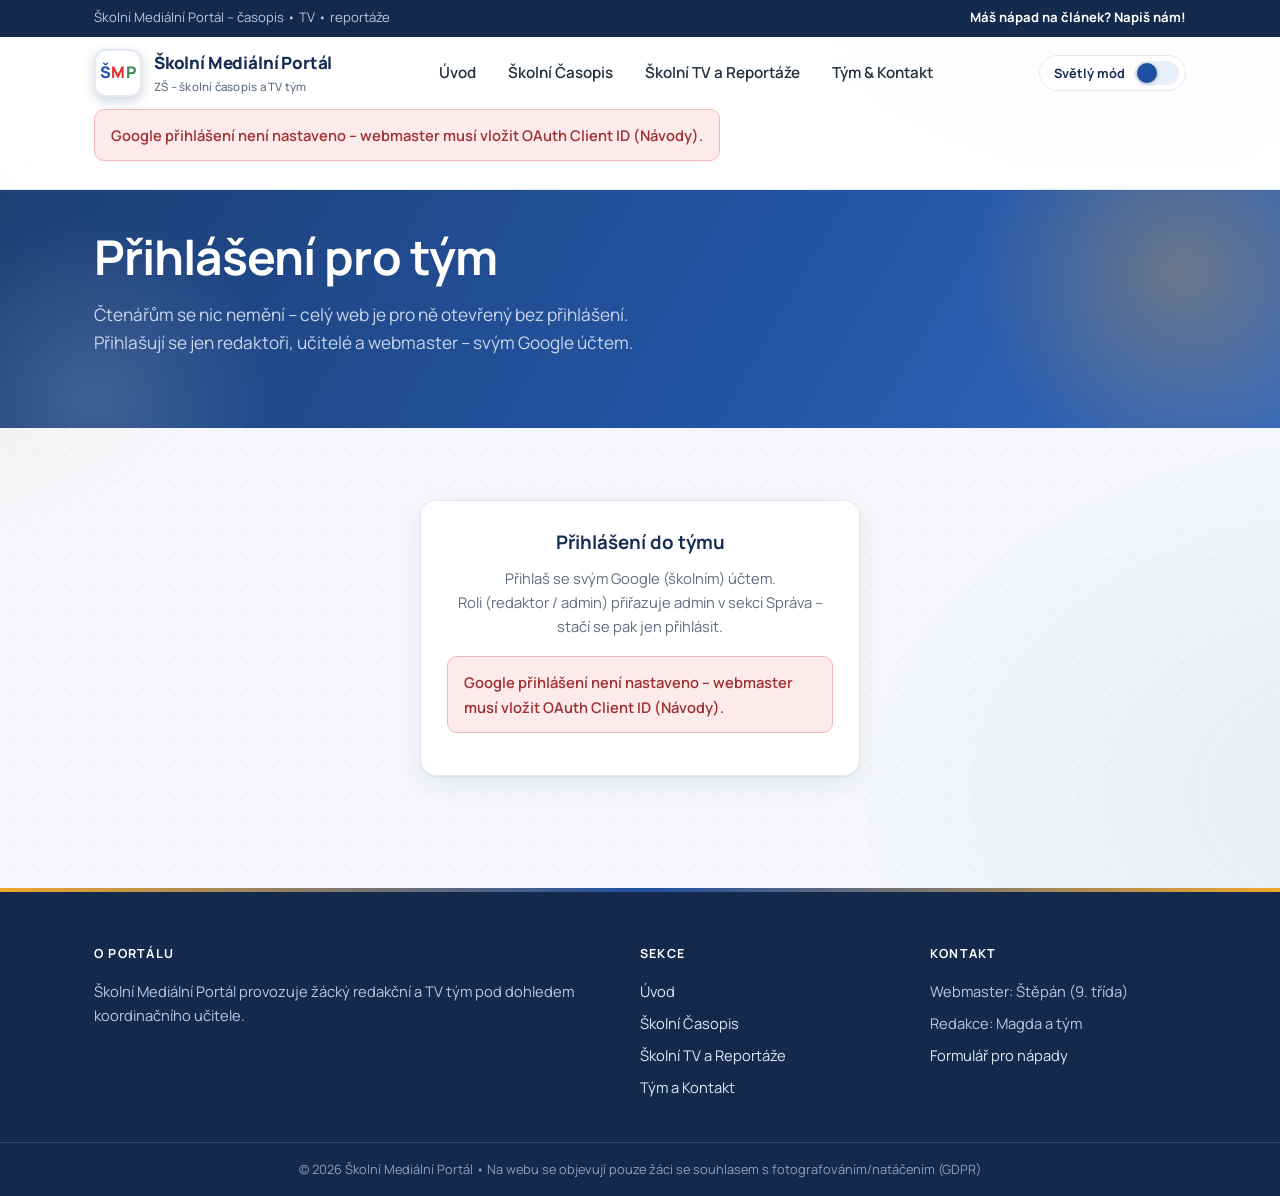
<file: prihlaseni.html>
<!DOCTYPE html>
<html lang="cs">
<head>
  <meta charset="utf-8">
  <meta name="viewport" content="width=device-width, initial-scale=1">
  <title>Přihlášení – Školní Mediální Portál</title>
  <link rel="preconnect" href="https://fonts.googleapis.com">
  <link rel="preconnect" href="https://fonts.gstatic.com" crossorigin>
  <link href="https://fonts.googleapis.com/css2?family=Manrope:wght@400;600;700;800&display=swap" rel="stylesheet">
  <link rel="stylesheet" href="css/styl.css?v=7">
  <script src="js/tema.js"></script>
</head>
<body>

  <div class="topbar">
    <div class="container">
      <span>Školní Mediální Portál – časopis • TV • reportáže</span>
      <a href="tym-kontakt.html">Máš nápad na článek? Napiš nám!</a>
    </div>
  </div>

  <header>
    <div class="hlavicka">
      <a class="logo" href="index.html">
        <span class="logo-znak"><span class="logo-pisma">ŠMP</span></span>
        <span>Školní Mediální Portál<small>ZŠ – školní časopis a TV tým</small></span>
      </a>
      <button class="hamburger" aria-label="Menu"></button>
      <nav>
        <ul>
          <li><a href="index.html">Úvod</a></li>
          <li><a href="casopis.html">Školní Časopis</a></li>
          <li><a href="tv-reportaze.html">Školní TV a Reportáže</a></li>
          <li><a href="tym-kontakt.html">Tým &amp; Kontakt</a></li>
        </ul>
      </nav>
      <button id="tema-tlacitko" class="prepinac-tema" type="button" aria-label="Přepnout tmavý režim"><span class="prepinac-tema-text">Světlý mód</span><span class="prepinac-tema-kolejko"><span class="prepinac-tema-koule"></span></span></button>
      <div id="uzivatel-box" class="uzivatel-box"></div>
    </div>
  </header>

  <div class="hero" style="padding:40px 0">
    <div class="container">
      <h1>Přihlášení pro tým</h1>
      <p>Čtenářům se nic nemění – celý web je pro ně otevřený bez přihlášení.<br>
         Přihlašují se jen redaktoři, učitelé a webmaster – svým Google účtem.</p>
    </div>
  </div>

  <section>
    <div class="container">
      <div class="karta formular-karta">
        <h3 style="text-align:center;color:var(--modra-tmava);margin-bottom:8px">Přihlášení do týmu</h3>
        <p style="text-align:center;color:var(--sedivo);font-size:.92rem">Přihlaš se svým Google (školním) účtem.<br>
           Roli (redaktor / admin) přiřazuje admin v sekci Správa – stačí se pak jen přihlásit.</p>
        <div id="google-prihlaseni" style="display:flex;justify-content:center;margin-top:18px"></div>
        <div id="hlaseni"></div>
      </div>
    </div>
  </section>

  <footer>
    <div class="paticka">
      <div>
        <h3>O portálu</h3>
        <p style="font-size:.92rem">Školní Mediální Portál provozuje žácký redakční a TV tým
           pod dohledem koordinačního učitele.</p>
      </div>
      <div>
        <h3>Sekce</h3>
        <ul>
          <li><a href="index.html">Úvod</a></li>
          <li><a href="casopis.html">Školní Časopis</a></li>
          <li><a href="tv-reportaze.html">Školní TV a Reportáže</a></li>
          <li><a href="tym-kontakt.html">Tým a Kontakt</a></li>
        </ul>
      </div>
      <div>
        <h3>Kontakt</h3>
        <ul>
          <li>Webmaster: Štěpán (9. třída)</li>
          <li>Redakce: Magda a tým</li>
          <li><a href="tym-kontakt.html">Formulář pro nápady</a></li>
        </ul>
      </div>
    </div>
    <div class="autorska">
      © 2026 Školní Mediální Portál • Na webu se objevují pouze žáci se souhlasem
      s fotografováním/natáčením (GDPR)
    </div>
  </footer>

  <script src="js/auth.js?v=3"></script>
  <script src="js/menu.js"></script>
  <script>
    document.addEventListener('DOMContentLoaded', function () {
      var plocha = document.getElementById('google-prihlaseni');
      var u = Auth.aktualni();
      if (u) {
        plocha.innerHTML = '<div class="hlaseni hlaseni-ok" style="width:100%">Jsi přihlášený jako <strong>' + u.jmeno +
          '</strong> (' + u.email + ') – role: ' + u.role + '.</div>' +
          '<p style="text-align:center;margin-top:10px"><button class="tlacitko-maly" id="odhlas">Odhlásit se</button></p>';
        document.getElementById('odhlas').addEventListener('click', function () {
          Auth.odhlasit();
          location.reload();
        });
      } else {
        Auth.vykresliPrihlasovaciTlacitko(plocha, null);
      }
    });
  </script>
</body>
</html>
</file>
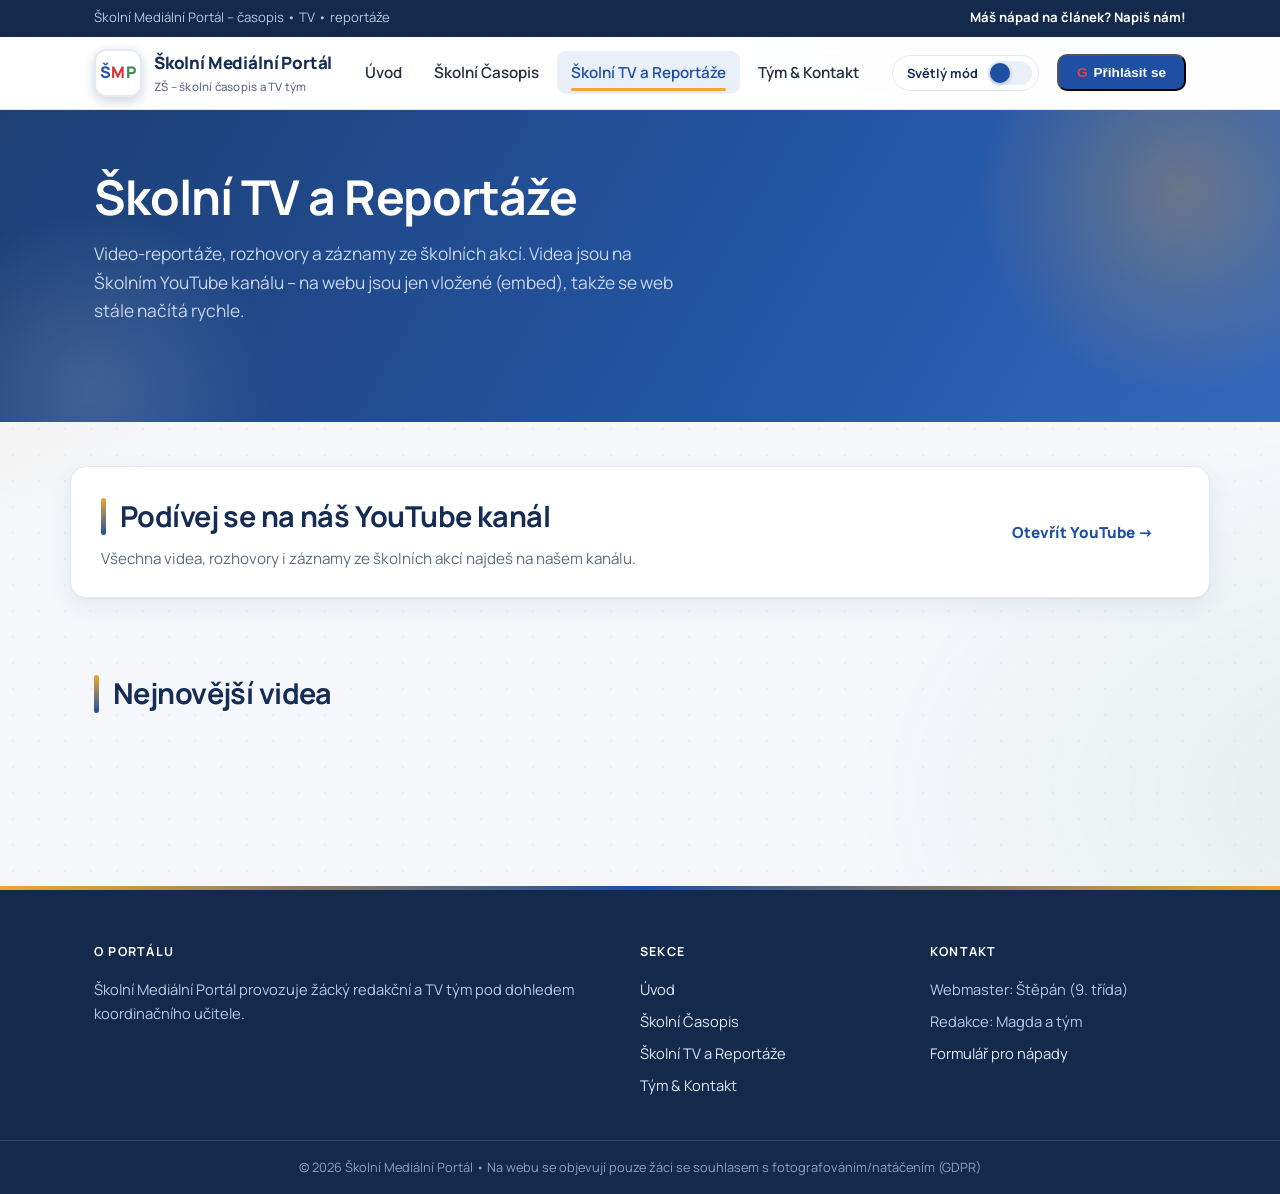
<file: tv-reportaze.html>
<!DOCTYPE html>
<html lang="cs">
<head>
  <meta charset="utf-8">
  <meta name="viewport" content="width=device-width, initial-scale=1">
  <title>Školní TV a Reportáže – Školní Mediální Portál</title>
  <link rel="preconnect" href="https://fonts.googleapis.com">
  <link rel="preconnect" href="https://fonts.gstatic.com" crossorigin>
  <link href="https://fonts.googleapis.com/css2?family=Manrope:wght@400;600;700;800&display=swap" rel="stylesheet">
  <link rel="stylesheet" href="css/styl.css?v=7">
  <script src="js/tema.js"></script>
</head>
<body>

  <div class="topbar">
    <div class="container">
      <span> Školní Mediální Portál – časopis • TV • reportáže</span>
      <a href="tym-kontakt.html"> Máš nápad na článek? Napiš nám!</a>
    </div>
  </div>

  <header>
    <div class="hlavicka">
      <a class="logo" href="index.html">
        <span class="logo-znak"><span class="logo-pisma">ŠMP</span></span>
        <span>Školní Mediální Portál<small>ZŠ – školní časopis a TV tým</small></span>
      </a>
      <button class="hamburger" aria-label="Menu"></button>
      <nav>
        <ul>
          <li><a href="index.html">Úvod</a></li>
          <li><a href="casopis.html">Školní Časopis</a></li>
          <li><a href="tv-reportaze.html" class="aktivni">Školní TV a Reportáže</a></li>
          <li><a href="tym-kontakt.html">Tým &amp; Kontakt</a></li>
        </ul>
      </nav>
      <button id="tema-tlacitko" class="prepinac-tema" type="button" aria-label="Přepnout tmavý režim"><span class="prepinac-tema-text">Světlý mód</span><span class="prepinac-tema-kolejko"><span class="prepinac-tema-koule"></span></span></button>
      <div id="uzivatel-box" class="uzivatel-box"></div>
    </div>
  </header>

  <div class="hero">
    <div class="container">
      <h1>Školní TV a Reportáže </h1>
      <p>Video-reportáže, rozhovory a záznamy ze školních akcí. Videa jsou na Školním
         YouTube kanálu – na webu jsou jen vložené (embed), takže se web stále načítá rychle.</p>
    </div>
  </div>

  <section style="padding-top:44px;padding-bottom:0">
    <div class="container banner-youtube">
      <div>
        <h2 style="margin-bottom:6px">Podívej se na náš YouTube kanál</h2>
        <p>Všechna videa, rozhovory i záznamy ze školních akcí najdeš na našem kanálu.</p>
      </div>
      <a id="odkaz-youtube" class="tlacitko tlacitko-cerveny" href="#" title="Odkaz na kanál doplní webmaster v souboru js/obsah.js">Otevřít YouTube →</a>
    </div>
  </section>

  <!-- PŘEHLED VIDEÍ – nové video = zkopírovat jeden <div class="karta"> blok
       a přepsat jeho název a popis -->
  <section>
    <div class="container">
      <h2> Nejnovější videa</h2>
      <div class="upozorneni redaktorska">
        <strong>Pro TV tým:</strong> videa se na stránku dostanou sama z tabulky –
        přidej řádek s <code>typ = video</code> a odkazem na YouTube.
        Šedé kostky zmizí samy. Postup: <a href="navody.html#tabulka"><strong>Návod</strong></a>.
      </div>
      <div class="pridat-panel"></div>

      <div id="videa-list" class="mrizka mrizka-3" style="margin-bottom:22px"></div>

    </div>
  </section>

  <footer>
    <div class="paticka">
      <div>
        <h3>O portálu</h3>
        <p style="font-size:.92rem">Školní Mediální Portál provozuje žácký redakční a TV tým
           pod dohledem koordinačního učitele.</p>
      </div>
      <div>
        <h3>Sekce</h3>
        <ul>
          <li><a href="index.html">Úvod</a></li>
          <li><a href="casopis.html">Školní Časopis</a></li>
          <li><a href="tv-reportaze.html">Školní TV a Reportáže</a></li>
          <li><a href="tym-kontakt.html">Tým &amp; Kontakt</a></li>
        </ul>
      </div>
      <div>
        <h3>Kontakt</h3>
        <ul>
          <li> Webmaster: Štěpán (9. třída)</li>
          <li> Redakce: Magda a tým</li>
          <li> <a href="tym-kontakt.html">Formulář pro nápady</a></li>
        </ul>
      </div>
    </div>
    <div class="autorska">
      © 2026 Školní Mediální Portál • Na webu se objevují pouze žáci se souhlasem
      s fotografováním/natáčením (GDPR)
    </div>
  </footer>

  <script src="js/auth.js?v=3"></script>
  <script src="js/menu.js"></script>
  <script src="js/obsah.js?v=8"></script>
</body>
</html>
</file>
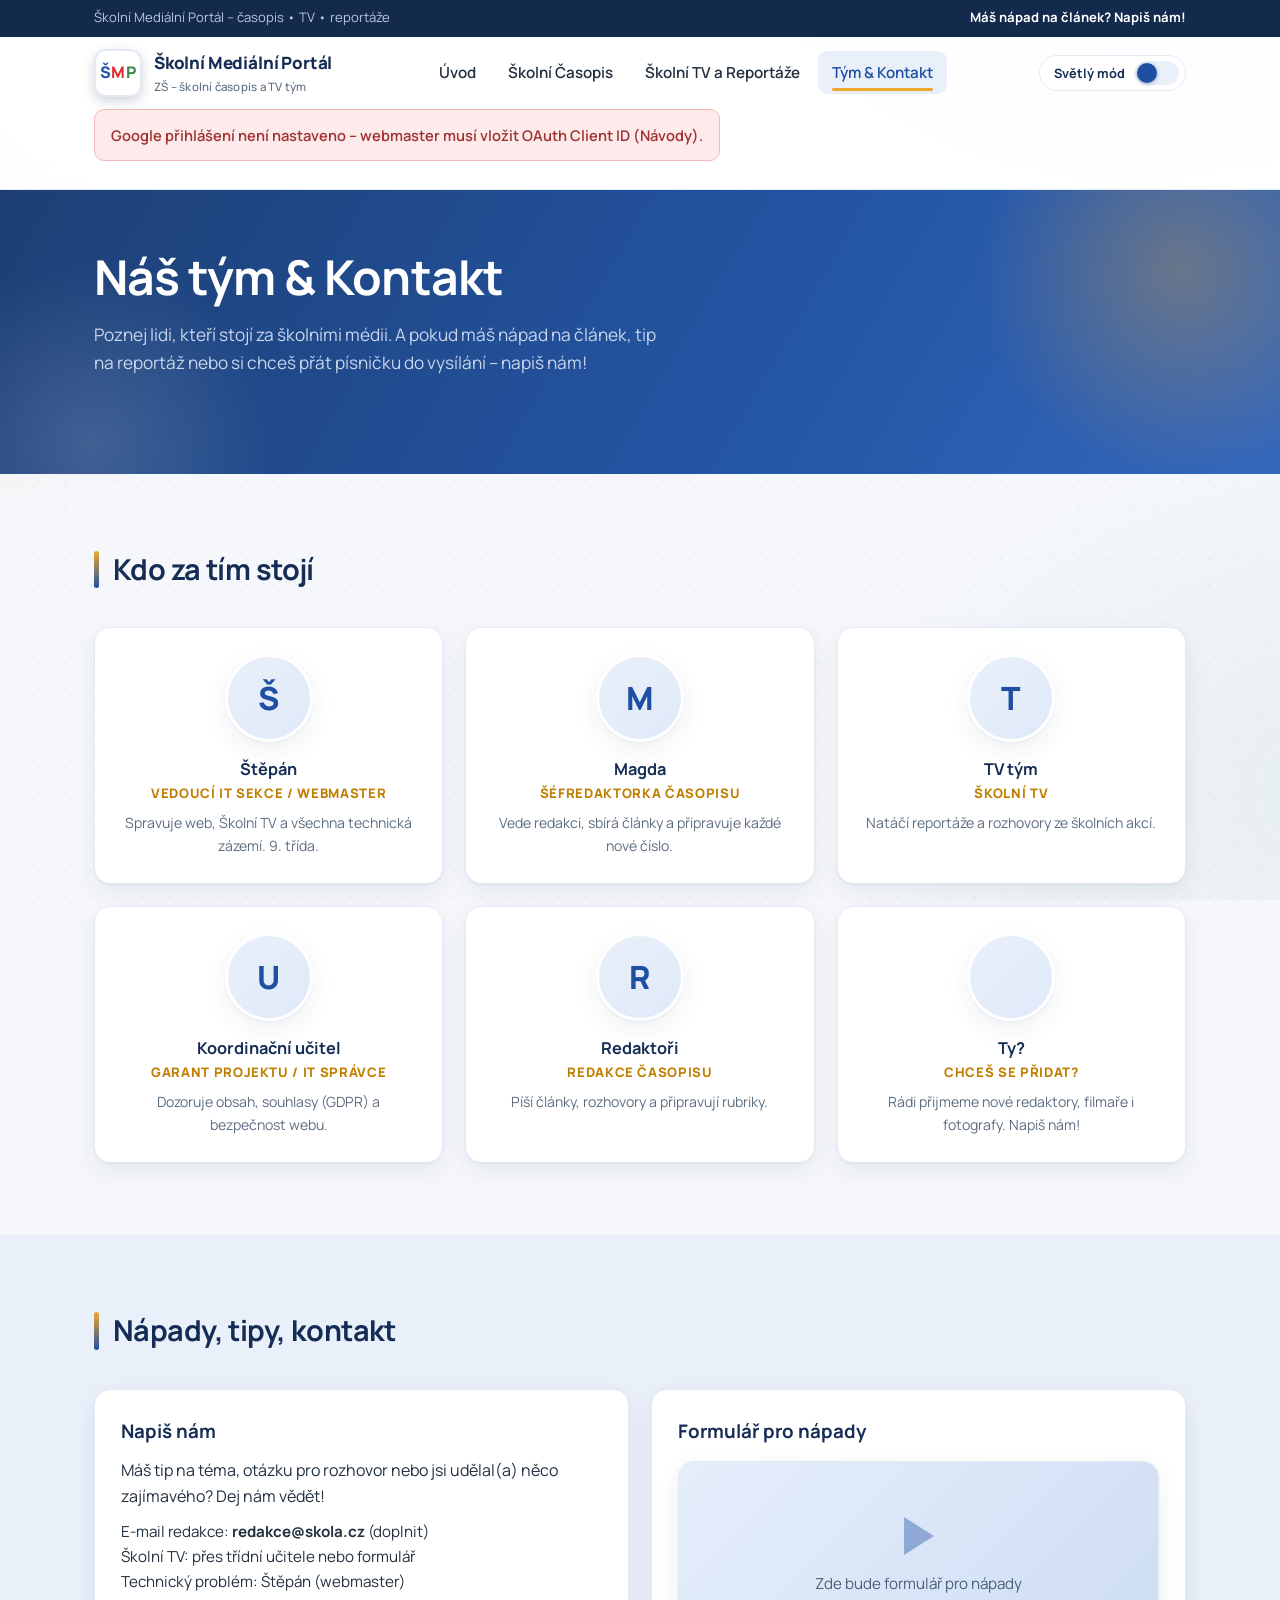
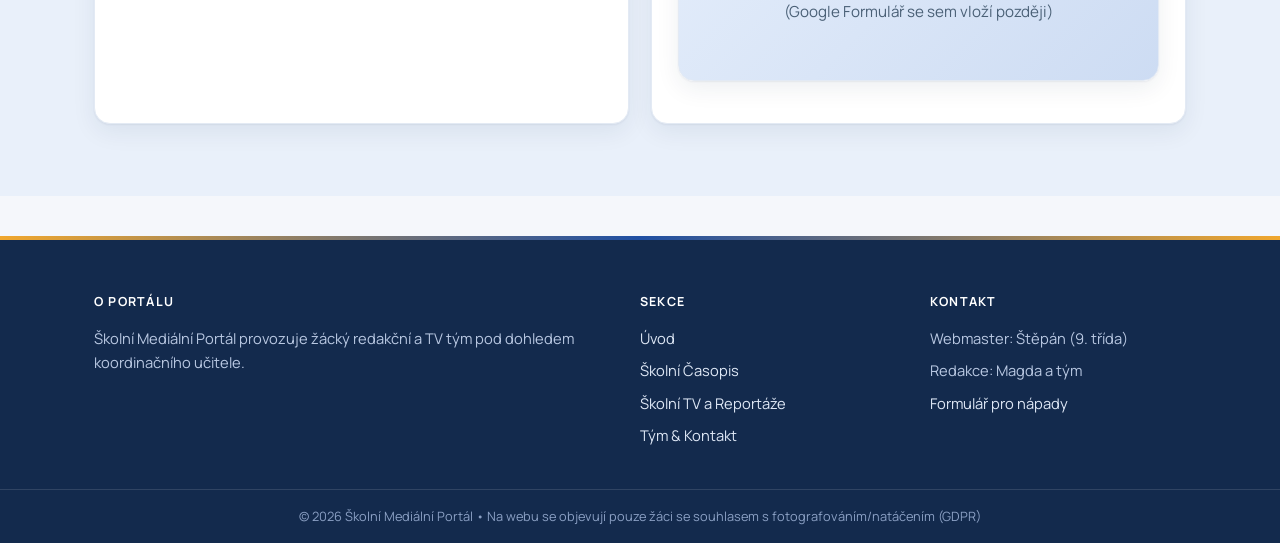
<file: tym-kontakt.html>
<!DOCTYPE html>
<html lang="cs">
<head>
  <meta charset="utf-8">
  <meta name="viewport" content="width=device-width, initial-scale=1">
  <title>Tým &amp; Kontakt – Školní Mediální Portál</title>
  <link rel="preconnect" href="https://fonts.googleapis.com">
  <link rel="preconnect" href="https://fonts.gstatic.com" crossorigin>
  <link href="https://fonts.googleapis.com/css2?family=Manrope:wght@400;600;700;800&display=swap" rel="stylesheet">
  <link rel="stylesheet" href="css/styl.css?v=7">
  <script src="js/tema.js"></script>
</head>
<body>

  <div class="topbar">
    <div class="container">
      <span> Školní Mediální Portál – časopis • TV • reportáže</span>
      <a href="tym-kontakt.html"> Máš nápad na článek? Napiš nám!</a>
    </div>
  </div>

  <header>
    <div class="hlavicka">
      <a class="logo" href="index.html">
        <span class="logo-znak"><span class="logo-pisma">ŠMP</span></span>
        <span>Školní Mediální Portál<small>ZŠ – školní časopis a TV tým</small></span>
      </a>
      <button class="hamburger" aria-label="Menu"></button>
      <nav>
        <ul>
          <li><a href="index.html">Úvod</a></li>
          <li><a href="casopis.html">Školní Časopis</a></li>
          <li><a href="tv-reportaze.html">Školní TV a Reportáže</a></li>
          <li><a href="tym-kontakt.html" class="aktivni">Tým &amp; Kontakt</a></li>
        </ul>
      </nav>
      <button id="tema-tlacitko" class="prepinac-tema" type="button" aria-label="Přepnout tmavý režim"><span class="prepinac-tema-text">Světlý mód</span><span class="prepinac-tema-kolejko"><span class="prepinac-tema-koule"></span></span></button>
      <div id="uzivatel-box" class="uzivatel-box"></div>
    </div>
  </header>

  <div class="hero">
    <div class="container">
      <h1>Náš tým &amp; Kontakt </h1>
      <p>Poznej lidi, kteří stojí za školními médii. A pokud máš nápad na článek,
         tip na reportáž nebo si chceš přát písničku do vysílání – napiš nám!</p>
    </div>
  </div>

  <!-- NÁŠ TÝM – nový člen = zkopírovat jeden <div class="karta clen"> blok -->
  <section>
    <div class="container">
      <h2> Kdo za tím stojí</h2>
      <div class="mrizka mrizka-3">

        <div class="karta clen">
          <div class="avatar">Š</div>
          <h3>Štěpán</h3>
          <div class="role">Vedoucí IT sekce / Webmaster</div>
          <p>Spravuje web, Školní TV a všechna technická zázemí. 9. třída.</p>
        </div>

        <div class="karta clen">
          <div class="avatar">M</div>
          <h3>Magda</h3>
          <div class="role">Šéfredaktorka časopisu</div>
          <p>Vede redakci, sbírá články a připravuje každé nové číslo.</p>
        </div>

        <div class="karta clen">
          <div class="avatar">T</div>
          <h3>TV tým</h3>
          <div class="role">Školní TV</div>
          <p>Natáčí reportáže a rozhovory ze školních akcí.</p>
        </div>

        <div class="karta clen">
          <div class="avatar">U</div>
          <h3>Koordinační učitel</h3>
          <div class="role">Garant projektu / IT správce</div>
          <p>Dozoruje obsah, souhlasy (GDPR) a bezpečnost webu.</p>
        </div>

        <div class="karta clen">
          <div class="avatar">R</div>
          <h3>Redaktoři</h3>
          <div class="role">Redakce časopisu</div>
          <p>Píší články, rozhovory a připravují rubriky.</p>
        </div>

        <div class="karta clen">
          <div class="avatar"></div>
          <h3>Ty?</h3>
          <div class="role">Chceš se přidat?</div>
          <p>Rádi přijmeme nové redaktory, filmaře i fotografy. Napiš nám!</p>
        </div>

      </div>
    </div>
  </section>

  <!-- KONTAKT + FORMULÁŘ – sem vlož embed Google Formuláře (viz NAVOD.md) -->
  <section class="svetle-modra">
    <div class="container">
      <h2> Nápady, tipy, kontakt</h2>
      <div class="mrizka mrizka-2">
        <div class="karta">
          <h3 style="color:var(--modra-tmava);margin-bottom:10px"> Napiš nám</h3>
          <p style="margin-bottom:10px">Máš tip na téma, otázku pro rozhovor nebo jsi udělal(a)
             něco zajímavého? Dej nám vědět!</p>
          <ul style="list-style:none;font-size:.95rem">
            <li> E-mail redakce: <strong>redakce@skola.cz</strong> (doplnit)</li>
            <li> Školní TV: přes třídní učitele nebo formulář</li>
            <li> Technický problém: Štěpán (webmaster)</li>
          </ul>
        </div>
        <div class="karta">
          <h3 style="color:var(--modra-tmava);margin-bottom:10px"> Formulář pro nápady</h3>
          <div class="upozorneni redaktorska" style="margin-bottom:0">
             <strong>Pro IT tým:</strong> sem se vloží embed Google Formuláře –
            postup je na stránce
            <a href="navody.html#formular"><strong>Návod</strong></a>.
          </div>

          <!-- ===== ZDE VLOŽ EMBED GOOGLE FORMULÁŘE (nahraď celý div class="video") ===== -->
          <div class="video" style="margin-top:14px;aspect-ratio:auto;height:220px">
            <div class="video-fallback">
              
              <span>Zde bude formulář pro nápady</span>
              <span>(Google Formulář se sem vloží později)</span>
            </div>
          </div>
          <!-- ===== KONEC MÍSTA PRO FORMULÁŘ ===== -->

        </div>
      </div>
    </div>
  </section>

  <footer>
    <div class="paticka">
      <div>
        <h3>O portálu</h3>
        <p style="font-size:.92rem">Školní Mediální Portál provozuje žácký redakční a TV tým
           pod dohledem koordinačního učitele.</p>
      </div>
      <div>
        <h3>Sekce</h3>
        <ul>
          <li><a href="index.html">Úvod</a></li>
          <li><a href="casopis.html">Školní Časopis</a></li>
          <li><a href="tv-reportaze.html">Školní TV a Reportáže</a></li>
          <li><a href="tym-kontakt.html">Tým &amp; Kontakt</a></li>
        </ul>
      </div>
      <div>
        <h3>Kontakt</h3>
        <ul>
          <li> Webmaster: Štěpán (9. třída)</li>
          <li> Redakce: Magda a tým</li>
          <li> <a href="tym-kontakt.html">Formulář pro nápady</a></li>
        </ul>
      </div>
    </div>
    <div class="autorska">
      © 2026 Školní Mediální Portál • Na webu se objevují pouze žáci se souhlasem
      s fotografováním/natáčením (GDPR)
    </div>
  </footer>

  <script src="js/auth.js?v=3"></script>
  <script src="js/menu.js"></script>
</body>
</html>
</file>
<file: css/styl.css>
/* ============================================================
   ŠKOLNÍ MEDIÁLNÍ PORTÁL – styl v3
   Barvy měň jen tady (světlý režim) a v bloku [data-tema=tmavy]
   --plocha-tmava = tmavé PLOCHY (patička, hero, video...)
   --modra-tmava  = tmavě modrý TEXT nadpisů (v tmavém režimu světlý)
   ============================================================ */
:root{
  --modra:#1f4fa3;
  --modra-tmava:#152c54;
  --plocha-tmava:#132a4d;
  --modra-svetla:#e9f0fa;
  --oranzova:#f0a72e;
  --text:#22303f;
  --sedivo:#5d6d80;
  --pozadi:#f5f7fb;
  --bila:#ffffff;
  --ramik:#e3eaf4;
  --stin:0 1px 2px rgba(19,42,77,.06),0 8px 24px rgba(19,42,77,.07);
  --stin-hover:0 2px 4px rgba(19,42,77,.08),0 16px 36px rgba(19,42,77,.16);
}
*{margin:0;padding:0;box-sizing:border-box}
html{scroll-behavior:smooth}
body{font-family:'Manrope','Segoe UI',Calibri,Arial,sans-serif;color:var(--text);background:var(--pozadi);line-height:1.65;-webkit-font-smoothing:antialiased}
img{max-width:100%;display:block}
a{color:var(--modra);text-decoration:none}
a:hover{text-decoration:none}
::selection{background:var(--oranzova);color:#152c54}
:focus-visible{outline:3px solid var(--modra);outline-offset:2px;border-radius:6px}
.container{max-width:1140px;margin:0 auto;padding:0 24px}
section[id]{scroll-margin-top:90px}

/* ---------- Horní lišta ---------- */
.topbar{background:var(--plocha-tmava);color:#b9c8e2;font-size:.82rem;padding:7px 0}
.topbar .container{display:flex;justify-content:space-between;gap:12px;flex-wrap:wrap}
.topbar a{color:#fff;font-weight:700;border-bottom:1px solid transparent;transition:border-color .2s ease}
.topbar a:hover{border-color:var(--oranzova)}

/* ---------- Hlavička ---------- */
header{position:sticky;top:0;z-index:100;background:rgba(255,255,255,.92);backdrop-filter:blur(10px);border-bottom:1px solid var(--ramik)}
.hlavicka{display:flex;align-items:center;gap:12px;justify-content:space-between;padding:12px 24px;max-width:1140px;margin:0 auto;flex-wrap:wrap}
.logo{display:flex;align-items:center;gap:12px;font-weight:800;font-size:1.06rem;color:var(--modra-tmava);letter-spacing:-.01em}
.logo small{display:block;font-weight:500;font-size:.72rem;color:var(--sedivo);letter-spacing:.02em}
.logo-znak{display:inline-flex;align-items:center;justify-content:center;width:48px;height:48px;border-radius:12px;background:#fff;border:2px solid var(--ramik);box-shadow:0 4px 12px rgba(19,42,77,.2);flex-shrink:0;transition:transform .25s ease}
.logo-pisma{font-weight:800;font-size:1rem;letter-spacing:.5px;background:linear-gradient(90deg,#2456a6 0 34%,#e02f2f 34% 67%,#3d8a55 67%);-webkit-background-clip:text;background-clip:text;color:transparent}
.logo:hover .logo-znak{transform:scale(1.07) rotate(-4deg)}

.hamburger{display:none;position:relative;background:none;border:2px solid var(--modra);border-radius:9px;width:46px;height:42px;cursor:pointer;transition:border-color .2s ease}
.hamburger::before,.hamburger::after{content:'';position:absolute;left:10px;right:10px;height:2px;border-radius:2px;background:var(--modra);transition:transform .2s ease}
.hamburger::before{top:13px;box-shadow:0 6px 0 var(--modra)}
.hamburger::after{top:25px}
.hamburger:hover::before{transform:translateY(-1px)}
.hamburger:hover::after{transform:translateY(1px)}

nav ul{list-style:none;display:flex;gap:4px}
nav a{position:relative;display:block;padding:9px 14px;border-radius:9px;font-weight:600;color:var(--text);font-size:.95rem;transition:background .2s ease,color .2s ease}
nav a:hover{background:var(--modra-svetla);color:var(--modra)}
nav a.aktivni{background:var(--modra-svetla);color:var(--modra)}
nav a.aktivni::after{content:'';position:absolute;left:14px;right:14px;bottom:3px;height:3px;border-radius:3px;background:var(--oranzova)}

/* ---------- Hero ---------- */
.hero{position:relative;overflow:hidden;background:linear-gradient(120deg,#1d3f74 0%,#2456a6 62%,#3d6fc2 115%);color:#fff;padding:60px 0 66px}
.hero::before{content:'';position:absolute;top:-140px;right:-120px;width:440px;height:440px;border-radius:50%;background:radial-gradient(circle,rgba(240,167,46,.3),transparent 65%);animation:plov 8s ease-in-out infinite alternate}
.hero::after{content:'';position:absolute;bottom:-170px;left:-110px;width:400px;height:400px;border-radius:50%;background:radial-gradient(circle,rgba(255,255,255,.15),transparent 65%);animation:plov 10s ease-in-out infinite alternate-reverse}
@keyframes plov{from{transform:translateY(0) scale(1)}to{transform:translateY(34px) scale(1.09)}}
.hero .container{position:relative;z-index:1}
.hero h1{font-size:clamp(1.9rem,4.5vw,3rem);line-height:1.14;letter-spacing:-.02em;margin-bottom:16px;max-width:680px;animation:fadeUp .8s .05s ease both}
.hero p{max-width:580px;color:#c9d6ec;font-size:1.08rem;margin:0 0 30px;animation:fadeUp .8s .16s ease both}
.hero .tlacitka{animation:fadeUp .8s .27s ease both}

/* ---------- Tlačítka ---------- */
.tlacitka{display:flex;gap:12px;flex-wrap:wrap}
.tlacitko{display:inline-block;padding:13px 26px;border-radius:12px;font-weight:800;font-size:.95rem;position:relative;overflow:hidden;border:0;cursor:pointer;transition:transform .18s ease,box-shadow .18s ease,background .18s ease}
.tlacitko:hover{transform:translateY(-3px);box-shadow:0 12px 26px rgba(19,42,77,.3)}
.tlacitko:active{transform:translateY(0) scale(.97);box-shadow:0 4px 10px rgba(19,42,77,.2)}
.tlacitko::after{content:'';position:absolute;top:0;left:-70%;width:40%;height:100%;background:linear-gradient(120deg,transparent,rgba(255,255,255,.4),transparent);transform:skewX(-20deg);transition:left .55s ease;pointer-events:none}
.tlacitko:hover::after{left:135%}
.tlacitko-hlavni{background:linear-gradient(135deg,#f6b23c,var(--oranzova));color:#152c54;box-shadow:0 6px 16px rgba(240,167,46,.35)}
.hero .tlacitko-hlavni{animation:pulz 2.4s ease-in-out 1.2s infinite}
.tlacitko-drugi{background:var(--modra);color:#fff;box-shadow:0 6px 16px rgba(31,79,163,.28)}
.tlacitko-drugi:hover{background:#2a5cb8}
.tlacitko-ram{border:2px solid rgba(255,255,255,.75);color:#fff;background:rgba(255,255,255,.07)}
.tlacitko-ram:hover{background:rgba(255,255,255,.16)}
.tlacitko-ram::after{background:linear-gradient(120deg,transparent,rgba(255,255,255,.25),transparent)}

/* ---------- Sekce ---------- */
section{padding:72px 0}
section.svetle-modra{background:var(--modra-svetla)}
h2{font-size:clamp(1.4rem,2.6vw,1.8rem);letter-spacing:-.02em;color:var(--modra-tmava);display:flex;align-items:center;gap:14px;margin-bottom:34px}
h2::before{content:'';width:5px;height:1.3em;border-radius:4px;background:linear-gradient(180deg,var(--oranzova),var(--modra));flex-shrink:0}
h2 .vpravo{margin-left:auto;font-size:.85rem;font-weight:600}

/* ---------- Karty ---------- */
.karta{background:var(--bila);border:1px solid var(--ramik);border-radius:16px;padding:26px;box-shadow:var(--stin);transition:transform .25s ease,box-shadow .25s ease,border-color .25s ease}
.karta:hover{transform:translateY(-5px);box-shadow:var(--stin-hover);border-color:#c3d3ea}
.mrizka{display:grid;gap:22px}
.mrizka-3{grid-template-columns:repeat(3,1fr)}
.mrizka-2{grid-template-columns:repeat(2,1fr)}

/* Bleskové zprávy */
.zprava::before{content:'';display:block;width:38px;height:4px;border-radius:4px;background:linear-gradient(90deg,var(--oranzova),var(--modra));margin-bottom:16px}
.zprava .datum{display:inline-block;background:#fdf3df;color:#8a5d0e;font-size:.73rem;font-weight:800;padding:4px 12px;border-radius:20px;margin-bottom:12px;letter-spacing:.05em;text-transform:uppercase}
.zprava h3{font-size:1.08rem;margin-bottom:8px;color:var(--modra-tmava);line-height:1.4}
.zprava p{font-size:.93rem;color:var(--sedivo)}

/* ---------- Video ---------- */
.video{position:relative;width:100%;aspect-ratio:16/9;background:linear-gradient(135deg,#e5eefb,#cddcf3);border:1px solid var(--ramik);border-radius:16px;overflow:hidden;box-shadow:var(--stin);margin-bottom:16px}
.video iframe{position:absolute;inset:0;width:100%;height:100%;border:0}
.video-fallback{position:absolute;inset:0;display:flex;flex-direction:column;align-items:center;justify-content:center;color:#4a6076;gap:2px;text-align:center;padding:12px;font-size:.95rem}
.video-fallback::before{content:'';width:0;height:0;border-left:30px solid rgba(31,79,163,.4);border-top:19px solid transparent;border-bottom:19px solid transparent;margin-bottom:14px;transition:transform .25s ease}
.video:hover .video-fallback::before{transform:scale(1.15)}

/* ---------- Obálka časopisu ---------- */
.obalka{position:relative;overflow:hidden;width:100%;aspect-ratio:3/4;background:linear-gradient(160deg,#eef4fc,#cddcf3);border:1px solid var(--ramik);border-radius:16px;display:flex;flex-direction:column;align-items:center;justify-content:center;gap:6px;color:var(--modra-tmava);text-align:center;padding:24px;box-shadow:var(--stin);margin-bottom:16px}
.obalka::before{content:'';position:absolute;inset:14px;border:1px solid rgba(31,79,163,.22);border-radius:10px}
.obalka .cislo{font-size:1.3rem;font-weight:800}
.obalka .rok{color:var(--sedivo);font-size:.88rem}

/* ---------- Rozcestník ---------- */
.dlazdice{display:grid;grid-template-columns:repeat(4,1fr);gap:18px}
.dlazdice a{position:relative;background:var(--bila);border:1px solid var(--ramik);border-radius:16px;padding:28px 20px;box-shadow:var(--stin);transition:transform .25s ease,box-shadow .25s ease,border-color .25s ease;color:var(--text)}
.dlazdice a:hover{transform:translateY(-6px);box-shadow:var(--stin-hover);border-color:var(--modra)}
.dlazdice a::after{content:'→';position:absolute;top:20px;right:20px;font-weight:800;color:var(--modra);opacity:0;transform:translateX(-8px);transition:opacity .25s ease,transform .25s ease}
.dlazdice a:hover::after{opacity:1;transform:none}
.ikona-polozka{display:inline-flex;align-items:center;justify-content:center;width:56px;height:56px;border-radius:14px;background:var(--modra-svetla);color:var(--modra);font-weight:800;font-size:1.05rem;margin-bottom:14px;transition:transform .25s ease}
.dlazdice a:hover .ikona-polozka{transform:translateY(-4px) scale(1.07)}
.dlazdice a:nth-child(1) .ikona-polozka{background:var(--modra);color:#fff}
.dlazdice a:nth-child(2) .ikona-polozka{background:var(--oranzova);color:#152c54}
.dlazdice a:nth-child(3) .ikona-polozka{background:#3d8a55;color:#fff}
.dlazdice a:nth-child(4) .ikona-polozka{background:#c0392b;color:#fff}
.dlazdice .nazev{font-weight:800;color:var(--modra-tmava);display:block;margin-bottom:6px}
.dlazdice .popis{font-size:.86rem;color:var(--sedivo)}

/* ---------- Tým ---------- */
.clen{text-align:center}
.clen .avatar{width:88px;height:88px;border-radius:50%;background:linear-gradient(135deg,var(--modra-svetla),#dfe9f8);border:3px solid var(--bila);box-shadow:var(--stin);display:flex;align-items:center;justify-content:center;font-size:2rem;font-weight:800;color:var(--modra);margin:0 auto 14px}
.avatar.plus{background:linear-gradient(135deg,#f6b23c,var(--oranzova));color:#152c54}
.clen h3{color:var(--modra-tmava);font-size:1.02rem}
.clen .role{color:#c07f00;font-weight:800;font-size:.82rem;text-transform:uppercase;letter-spacing:.05em}
.clen p{font-size:.88rem;color:var(--sedivo);margin-top:6px}

/* ---------- Upozornění ---------- */
.upozorneni{background:#fdf6e3;border:1px solid #f1dfae;border-left:4px solid var(--oranzova);border-radius:12px;padding:16px 20px;font-size:.93rem;margin-bottom:28px;color:#5f4a14}
.upozorneni a{font-weight:800}
.redaktorska{display:none}
body.tym .redaktorska{display:block}

/* ---------- Patička ---------- */
footer{background:var(--plocha-tmava);color:#b9c8e2;margin-top:40px}
footer::before{content:'';display:block;height:4px;background:linear-gradient(90deg,var(--oranzova),var(--modra),var(--oranzova))}
.paticka{display:grid;grid-template-columns:2fr 1fr 1fr;gap:34px;padding:52px 24px 34px;max-width:1140px;margin:0 auto}
.paticka h3{color:#fff;font-size:.78rem;margin-bottom:14px;text-transform:uppercase;letter-spacing:.1em}
.paticka a{color:#dfe8f6;transition:color .2s ease}
.paticka a:hover{color:var(--oranzova)}
.paticka ul{list-style:none}
.paticka li{margin-bottom:8px;font-size:.92rem}
.autorska{border-top:1px solid rgba(255,255,255,.12);text-align:center;padding:16px 20px;font-size:.8rem;color:#8ba0c4}
/* ============================================
   PŘIHLÁŠOVÁNÍ, ADMIN, NÁVODY, ČTEČKA
   ============================================ */
.uzivatel-box{display:flex;align-items:center;gap:12px;flex-wrap:wrap}
.tlacitko-maly{display:inline-block;background:var(--modra);color:#fff;font-weight:800;font-size:.85rem;padding:9px 18px;border-radius:10px;transition:transform .18s ease,box-shadow .18s ease,background .18s ease}
.tlacitko-maly:hover{background:#2a5cb8;color:#fff;transform:translateY(-2px);box-shadow:0 8px 18px rgba(31,79,163,.3)}
.uzivatel-jmeno{font-weight:800;color:var(--modra-tmava);font-size:.9rem}
.uzivatel-box a{font-size:.85rem;font-weight:700}
.odznak{font-size:.67rem;font-weight:800;padding:3px 10px;border-radius:20px;text-transform:uppercase;letter-spacing:.05em}
.odznak-admin{background:var(--oranzova);color:#152c54}
.odznak-redaktor{background:var(--modra-svetla);color:var(--modra);border:1px solid var(--modra)}
.odznak-cekatel{background:#e7ebf0;color:#7a8899}

.redaktorska{display:none}
body.tym .redaktorska{display:block}

/* Formuláře */
.formular-karta{max-width:440px;margin:0 auto}
.formular label{display:block;font-weight:700;font-size:.88rem;margin:16px 0 6px;color:var(--modra-tmava)}
.formular input{width:100%;padding:12px 14px;border:2px solid var(--ramik);border-radius:10px;font-size:1rem;font-family:inherit;background:var(--bila);color:var(--text);transition:border-color .2s ease}
.formular input:focus{outline:none;border-color:var(--modra)}
.formular-tlacitko{width:100%;border:none;margin-top:22px}
.napoveda-demo{font-size:.83rem;color:var(--sedivo);margin-top:14px;text-align:center}
.napoveda-demo code{background:var(--modra-svetla);padding:2px 8px;border-radius:6px;font-weight:700}
.prepinac{display:flex;width:100%;background:var(--modra-svetla);padding:4px;border-radius:12px;gap:4px;margin-bottom:22px}
.prepinac-btn{flex:1;border:0;background:transparent;color:var(--sedivo);font-weight:800;padding:10px 16px;border-radius:9px;cursor:pointer;font-family:inherit;font-size:.92rem;transition:background .2s ease,color .2s ease,box-shadow .2s ease}
.prepinac-btn:hover{color:var(--modra)}
.prepinac-btn.aktivni{background:var(--bila);color:var(--modra);box-shadow:0 1px 5px rgba(19,42,77,.18)}
.hlaseni{padding:13px 16px;border-radius:10px;margin-bottom:16px;font-size:.92rem;font-weight:600}
.hlaseni-chyba{background:#fdeaea;color:#a03030;border:1px solid #f0b9b9}
.hlaseni-ok{background:#e8f6ec;color:#1e6b3a;border:1px solid #b5e0c4}

/* Admin tabulka */
.tabulka-wrap{overflow-x:auto;border-radius:16px;box-shadow:var(--stin);border:1px solid var(--ramik)}
.tabulka{width:100%;border-collapse:collapse;background:var(--bila);min-width:640px}
.tabulka th{background:var(--plocha-tmava);color:#fff;text-align:left;padding:13px 16px;font-size:.78rem;text-transform:uppercase;letter-spacing:.07em}
.tabulka td{padding:13px 16px;border-top:1px solid var(--ramik);font-size:.92rem;vertical-align:middle}
.akce-bunky{display:flex;gap:6px;flex-wrap:wrap}
.tabulka button{border:0;border-radius:8px;padding:7px 13px;font-weight:800;cursor:pointer;font-size:.76rem;font-family:inherit;transition:transform .15s ease,filter .15s ease}
.tabulka button:hover{transform:translateY(-1px);filter:brightness(.95)}
.btn-redaktor{background:var(--modra-svetla);color:var(--modra)}
.btn-admin{background:var(--oranzova);color:#152c54}
.btn-cekatel{background:#e7ebf0;color:#7a8899}
.btn-smazat{background:#fdeaea;color:#a03030}

/* Návody */
.rychle-odkazy{display:flex;gap:10px;flex-wrap:wrap;margin-bottom:30px}
.rychle-odkazy a{background:var(--bila);border:1px solid var(--ramik);border-radius:20px;padding:9px 17px;font-size:.87rem;font-weight:700;color:var(--modra-tmava);transition:border-color .2s ease,background .2s ease,color .2s ease,transform .2s ease}
.rychle-odkazy a:hover{border-color:var(--modra);color:var(--modra);transform:translateY(-2px)}
.navod-sekce{background:var(--bila);border:1px solid var(--ramik);border-radius:16px;padding:30px;box-shadow:var(--stin);margin-bottom:24px;scroll-margin-top:100px}
.navod-sekce h2{margin-top:0;margin-bottom:20px}
.navod-sekce ol,.navod-sekce ul{margin:12px 0 0 22px}
.navod-sekce li{margin-bottom:8px}
.navod-sekce code{background:var(--modra-svetla);padding:2px 7px;border-radius:6px;font-size:.87em;font-weight:700}
.navod-sekce pre{background:var(--modra-svetla);border-radius:10px;padding:16px;overflow-x:auto;font-size:.84rem;margin-top:12px;white-space:pre-wrap;border:1px solid var(--ramik)}

/* Čtečka PDF */
.ctecka-ram{width:100%;height:78vh;min-height:420px;border:1px solid var(--ramik);border-radius:16px;background:var(--bila);box-shadow:var(--stin)}

/* Zamítnutý přístup */
.zamitnuto{max-width:470px;margin:70px auto;text-align:center;padding:44px 28px;background:var(--bila);border:1px solid var(--ramik);border-radius:16px;box-shadow:var(--stin)}
.zamitnuto h1{color:var(--modra-tmava);font-size:1.4rem;margin-bottom:8px}
.zamitnuto p{color:var(--sedivo);margin-bottom:22px}
.zamitnuto .tlacitko{margin:4px}

/* Přepínač motivu */
.tlacitko-tema{display:inline-flex;align-items:center;justify-content:center;width:40px;height:40px;border-radius:50%;border:2px solid var(--ramik);background:var(--bila);color:var(--modra-tmava);cursor:pointer;transition:transform .3s ease,border-color .25s ease,color .25s ease;flex-shrink:0}
.tlacitko-tema:hover{border-color:var(--modra);color:var(--modra);transform:rotate(30deg) scale(1.08)}
.tlacitko-tema svg{width:17px;height:17px;fill:currentColor;stroke:none}
.tlacitko-tema .ikona-slunce{display:none}
[data-tema="tmavy"] .tlacitko-tema .ikona-slunce{display:block}
[data-tema="tmavy"] .tlacitko-tema .ikona-mesic{display:none}

/* ============================================
   TMAVÝ REŽIM
   --modra-tmava je tady SVĚTLÁ (nadpisy na tmavém pozadí!)
   ============================================ */
[data-tema="tmavy"]{
  --modra:#6b9ae8;
  --modra-tmava:#cdd9ee;
  --plocha-tmava:#0d1a2e;
  --modra-svetla:#1a2942;
  --oranzova:#f0a72e;
  --text:#e7eef7;
  --sedivo:#9db0c5;
  --pozadi:#0c1420;
  --bila:#141f33;
  --ramik:#223349;
  --stin:0 1px 2px rgba(0,0,0,.45),0 8px 24px rgba(0,0,0,.35);
  --stin-hover:0 2px 4px rgba(0,0,0,.5),0 16px 36px rgba(0,0,0,.5);
}
[data-tema="tmavy"] header{background:rgba(13,22,36,.88);border-bottom-color:var(--ramik)}
[data-tema="tmavy"] .hero{background:linear-gradient(120deg,#0d1a2e 0%,#14304f 60%,#1c3d6b 115%)}
[data-tema="tmavy"] .topbar{background:#0a1420}
[data-tema="tmavy"] .karta:hover{border-color:#33507e}
[data-tema="tmavy"] .upozorneni{background:#2b2413;border-color:#5a4a1e;border-left-color:var(--oranzova);color:#e8d9a8}
[data-tema="tmavy"] .upozorneni a{color:#f4c86a}
[data-tema="tmavy"] .formular input{background:#0f1c2e;border-color:#2a3b55;color:var(--text)}
[data-tema="tmavy"] .napoveda-demo code,
[data-tema="tmavy"] .navod-sekce code,
[data-tema="tmavy"] .navod-sekce pre{background:#1a2942;border-color:#223349}
[data-tema="tmavy"] .tlacitko-ram{border-color:#8fa8cf;color:#dbe6f7;background:rgba(255,255,255,.05)}
[data-tema="tmavy"] .odznak-cekatel,
[data-tema="tmavy"] .btn-cekatel{background:#2a3b55;color:#9db0c5}
[data-tema="tmavy"] .btn-smazat{background:#3a1d1d;color:#e09393}
[data-tema="tmavy"] .hlaseni-chyba{background:#3a1d1d;border-color:#6b2f2f;color:#e0a0a0}
[data-tema="tmavy"] .hlaseni-ok{background:#14301f;border-color:#2a5c3d;color:#9fd8b4}
[data-tema="tmavy"] .zprava .datum{background:#2b2413;color:#f4c86a}
[data-tema="tmavy"] .clen .avatar{border-color:var(--bila)}
[data-tema="tmavy"] .clen .role{color:#f4c86a}
[data-tema="tmavy"] .prepinac-btn.aktivni{background:#223349}
[data-tema="tmavy"] .tlacitko-drugi{background:#33639f}
[data-tema="tmavy"] .tlacitko-drugi:hover{background:#3d71b3}
[data-tema="tmavy"] .tlacitko-maly{background:#33639f}
[data-tema="tmavy"] .tlacitko-maly:hover{background:#3d71b3}

/* ============================================
   ANIMACE
   ============================================ */
@keyframes fadeUp{from{opacity:0;transform:translateY(22px)}to{opacity:1;transform:none}}
@keyframes pulz{0%,100%{box-shadow:0 6px 16px rgba(240,167,46,.35),0 0 0 0 rgba(240,167,46,.45)}50%{box-shadow:0 6px 16px rgba(240,167,46,.35),0 0 0 14px rgba(240,167,46,0)}}

.hero .container{animation:fadeUp .1s both}
.hero h1,.hero p,.hero .tlacitka{animation:fadeUp .8s ease both}

html.anim-ready section{opacity:0;transform:translateY(28px);transition:opacity .7s cubic-bezier(.2,.7,.3,1),transform .7s cubic-bezier(.2,.7,.3,1)}
html.anim-ready section.viditelne{opacity:1;transform:none}

@media (max-width:820px){
  header{position:static}
  .hamburger{display:block}
  nav{display:none;width:100%;order:5}
  nav.otevreno{display:block}
  nav ul{flex-direction:column;width:100%;padding:8px 0 4px}
  nav a.aktivni::after{display:none}
  .mrizka-3,.mrizka-2,.dlazdice{grid-template-columns:1fr}
  .paticka{grid-template-columns:1fr;gap:26px}
  section{padding:52px 0}
  .hero{padding:60px 0 64px}
  .uzivatel-box{width:100%;justify-content:center;padding-top:4px}
  .topbar .container{justify-content:center;text-align:center}
}

@media (prefers-reduced-motion: reduce){
  *{animation:none!important;transition:none!important}
  html.anim-ready section{opacity:1;transform:none}
}

/* ============================================
   PŘEPÍNAČ MOTIVU (jezdec ze strany na stranu)
   ============================================ */
.prepinac-tema{display:inline-flex;align-items:center;gap:10px;background:var(--bila);border:1px solid var(--ramik);border-radius:30px;padding:5px 6px 5px 14px;cursor:pointer;color:var(--modra-tmava);font-weight:700;font-size:.8rem;font-family:inherit;transition:border-color .25s ease,box-shadow .25s ease}
.prepinac-tema:hover{border-color:var(--modra);box-shadow:var(--stin)}
.prepinac-tema-kolejko{position:relative;width:44px;height:24px;border-radius:20px;background:var(--modra-svetla);transition:background .25s ease;flex-shrink:0}
.prepinac-tema-koule{position:absolute;top:2px;left:2px;width:20px;height:20px;border-radius:50%;background:var(--modra);box-shadow:0 1px 4px rgba(19,42,77,.35);transition:transform .25s ease,background .25s ease}
.prepinac-tema:hover .prepinac-tema-koule{transform:scale(1.08)}
[data-tema="tmavy"] .prepinac-tema{background:var(--bila);border-color:var(--ramik);color:#cdd9ee}
[data-tema="tmavy"] .prepinac-tema-kolejko{background:#223349}
[data-tema="tmavy"] .prepinac-tema-koule{transform:translateX(20px);background:var(--oranzova)}

/* YouTube banner (stránka Školní TV) */
.banner-youtube{display:flex;align-items:center;justify-content:space-between;gap:22px;flex-wrap:wrap;background:var(--bila);border:1px solid var(--ramik);border-radius:16px;padding:26px 30px;box-shadow:var(--stin)}
.banner-youtube h2{margin-bottom:6px}
.banner-youtube p{color:var(--sedivo);font-size:.95rem}

/* ============================================
   TMAVÝ REŽIM – gradientní plochy se přizpůsobí
   ============================================ */
[data-tema="tmavy"] .obalka{background:linear-gradient(160deg,#1c2c48,#0d1a2e);border:1px solid #223349;color:#fff}
[data-tema="tmavy"] .obalka .rok{color:#c3d2ea}
[data-tema="tmavy"] .obalka::before{border-color:rgba(255,255,255,.28)}
[data-tema="tmavy"] .video{background:linear-gradient(135deg,#0d1a2e,#142c4d)}
[data-tema="tmavy"] .clen .avatar{background:linear-gradient(135deg,#1a2942,#141f33)}
[data-tema="tmavy"] .banner-youtube .tlacitko-drugi{background:#33639f}

/* ============================================
   KOMPAKTNÍ PANEL „PŘIDAT OBSAH“ + UPRAVIT
   ============================================ */
.pridat-prepinac{display:inline-flex;align-items:center;gap:8px;background:var(--modra);color:#fff;border:0;border-radius:20px;padding:9px 18px;font-weight:800;font-size:.85rem;cursor:pointer;font-family:inherit;transition:background .2s ease,transform .18s ease}
.pridat-prepinac:hover{background:#2a5cb8;transform:translateY(-2px)}
.pridat-telo{margin-top:14px}
.pridat-tlacitka{display:flex;gap:10px;flex-wrap:wrap;margin-top:6px}
.pridat-panel-karta{padding:18px 20px}
.tlacitko-upravit{display:inline-block;margin-top:10px;background:none;border:1px solid var(--ramik);border-radius:16px;padding:4px 14px;font-size:.78rem;font-weight:700;color:var(--sedivo);cursor:pointer;font-family:inherit;transition:border-color .2s ease,color .2s ease}
.tlacitko-upravit:hover{border-color:var(--modra);color:var(--modra)}
.upr-form label{display:block;font-size:.75rem;font-weight:800;color:var(--sedivo);margin:10px 0 4px;text-transform:uppercase;letter-spacing:.04em}
.upr-form input{width:100%;padding:9px 12px;border:2px solid var(--ramik);border-radius:9px;font-family:inherit;font-size:.95rem;background:var(--bila);color:var(--text);transition:border-color .2s ease}
.upr-form input:focus{outline:none;border-color:var(--modra)}
.upr-tlacitka{display:flex;gap:8px;flex-wrap:wrap;margin-top:12px}
.upr-hlaseni{font-size:.88rem;font-weight:600;margin-top:8px}

/* Přihlašovací tlačítko s barevným G */
.tlacitko-google strong{color:#e04545;margin-right:2px}

/* Viditelnost redaktorského rozhraní řeší čistě CSS (bez časování) */
.pridat-panel{display:none}
body.tym .pridat-panel{display:block}
.tlacitko-upravit{display:none}
body.tym .tlacitko-upravit{display:inline-block}

/* ============================================
   PANEL RYCHLÉ PŘIDÁNÍ OBSAHU (jen pro tým)
   ============================================ */
.pridat-panel-karta{margin-top:10px;border-left:4px solid var(--oranzova)}
.pridat-panel-karta h3{color:var(--modra-tmava);margin-bottom:6px}
.mrizka-form{display:grid;gap:12px;grid-template-columns:1fr 1fr;margin:14px 0}
.pridat-panel label{display:block;font-size:.78rem;font-weight:800;color:var(--sedivo);margin-bottom:4px;text-transform:uppercase;letter-spacing:.04em}
.pridat-panel input,.pridat-panel select{width:100%;padding:10px 12px;border:2px solid var(--ramik);border-radius:9px;font-family:inherit;font-size:.95rem;background:var(--bila);color:var(--text);transition:border-color .2s ease}
.pridat-panel input:focus,.pridat-panel select:focus{outline:none;border-color:var(--modra)}
.pridat-panel .cele-radek{grid-column:1/-1}
.pridat-panel .pp-napoveda{font-size:.83rem;color:var(--sedivo);margin-top:10px}
.pridat-panel .pp-vysledek{font-family:Consolas,monospace;font-size:.85rem;border:2px dashed var(--ramik);border-radius:9px;background:var(--modra-svetla);color:var(--text)}
@media (max-width:820px){
  .mrizka-form{grid-template-columns:1fr}
}

/* ============================================
   ŽIVĚJŠÍ POZADÍ STRÁNKY (světlý i tmavý režim)
   jemné barevné světelné skvrny + tečkovaný vzor
   ============================================ */
body::before{content:'';position:fixed;inset:0;z-index:-1;pointer-events:none;
  background:
    radial-gradient(620px 420px at 88% -60px, rgba(31,79,163,.10), transparent 70%),
    radial-gradient(520px 380px at -120px 32%, rgba(240,167,46,.11), transparent 70%),
    radial-gradient(760px 520px at 108% 88%, rgba(61,138,85,.08), transparent 70%),
    radial-gradient(rgba(31,79,163,.05) 1px, transparent 1.6px);
  background-size:auto,auto,auto,26px 26px}
[data-tema="tmavy"] body::before{
  background:
    radial-gradient(620px 420px at 88% -60px, rgba(107,154,232,.11), transparent 70%),
    radial-gradient(520px 380px at -120px 32%, rgba(240,167,46,.07), transparent 70%),
    radial-gradient(760px 520px at 108% 88%, rgba(61,138,85,.07), transparent 70%),
    radial-gradient(rgba(159,176,197,.05) 1px, transparent 1.6px);
  background-size:auto,auto,auto,26px 26px}
</file>
